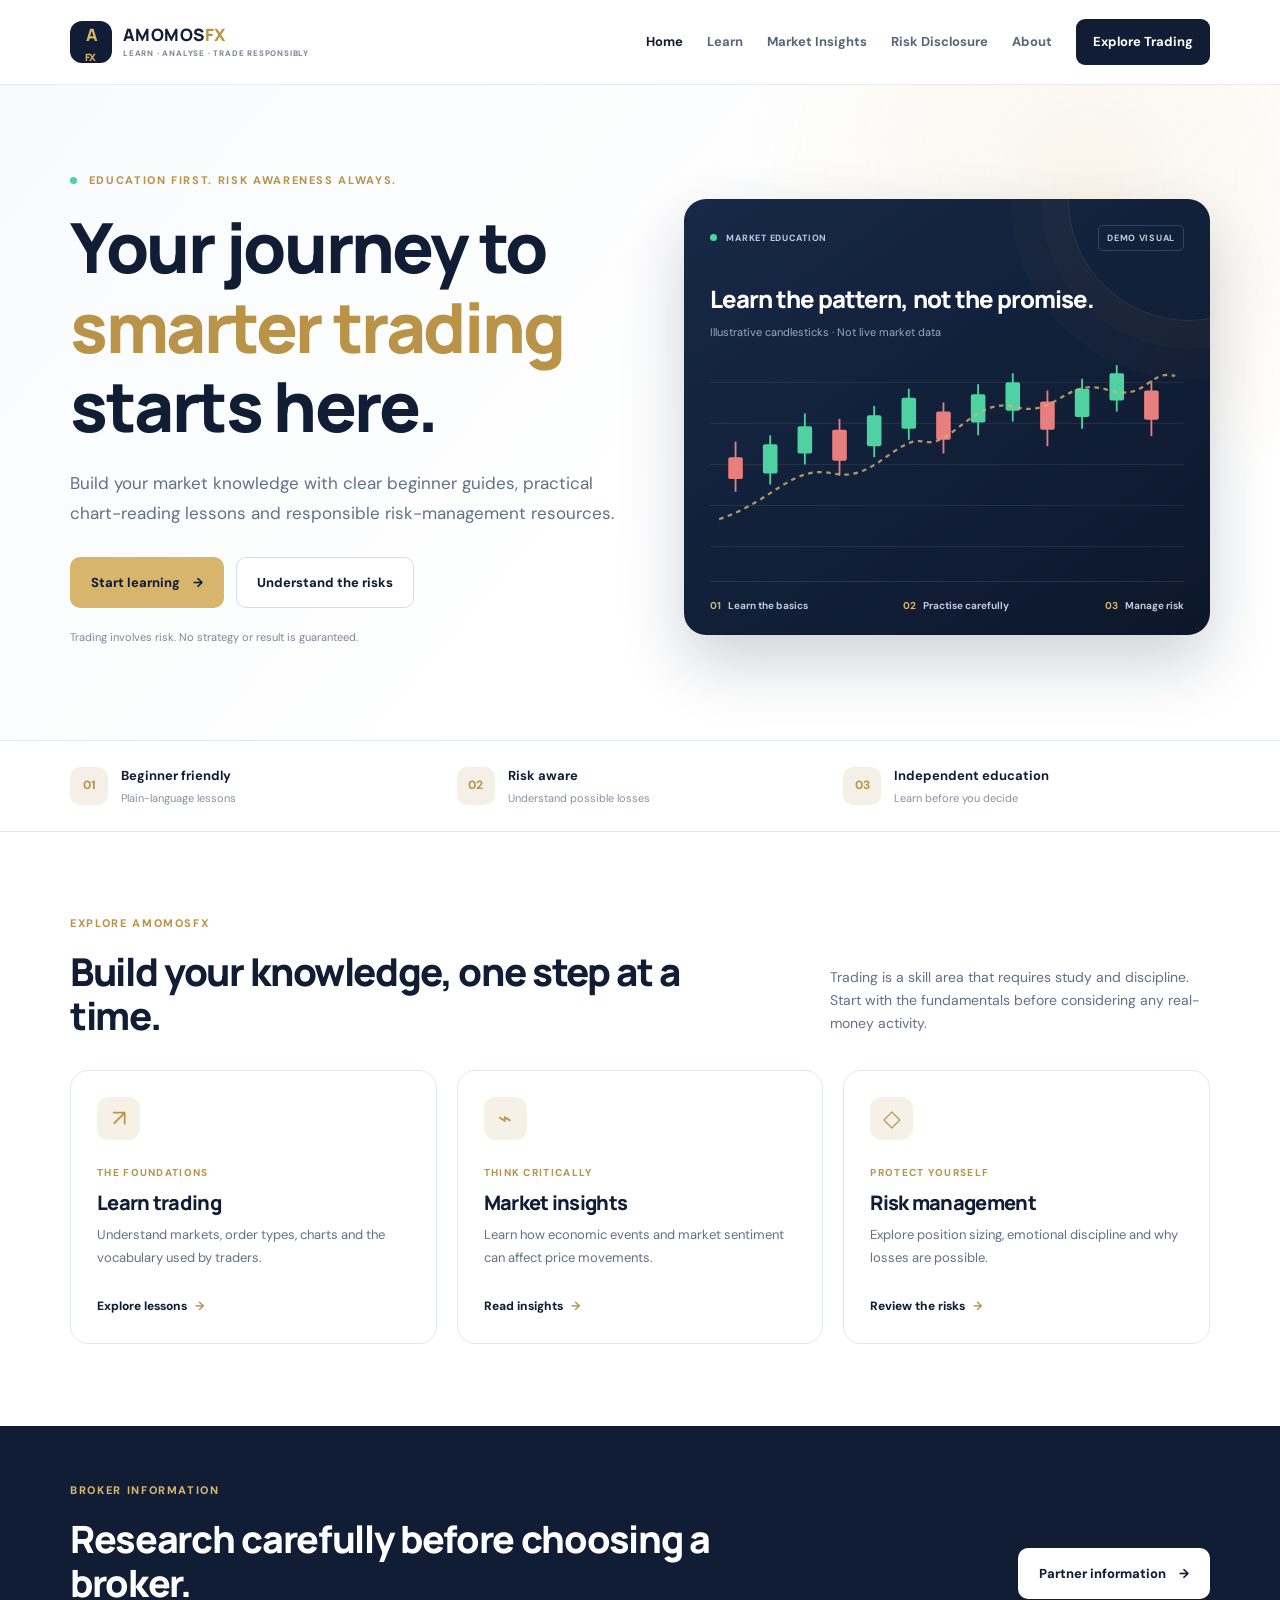
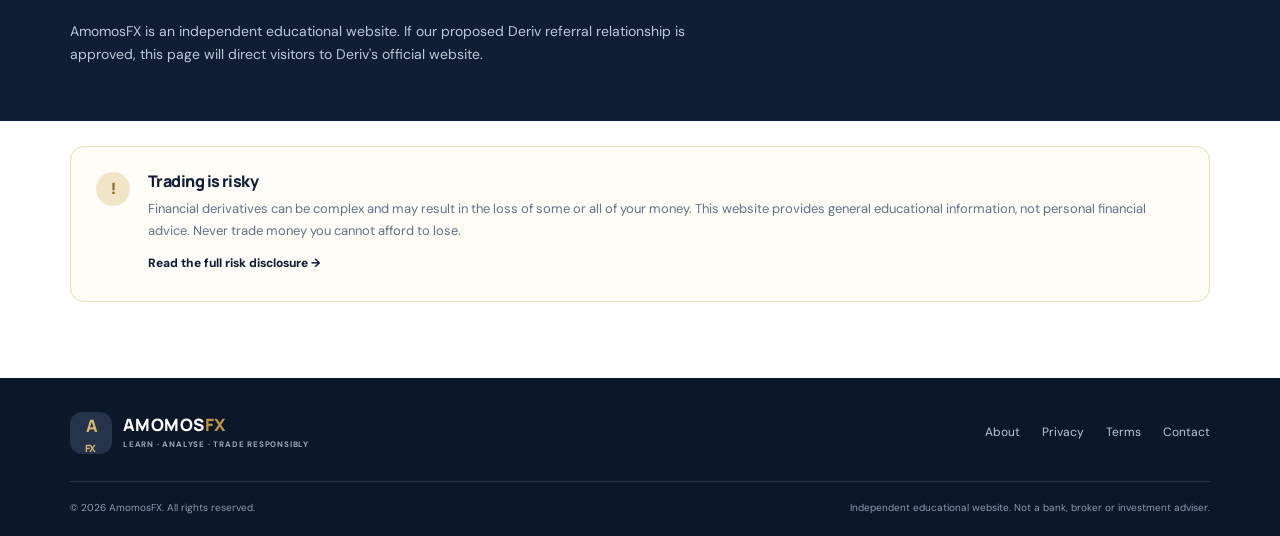
<file: index.html>
<!doctype html>
<html lang="en">
<head>
  <meta charset="utf-8">
  <meta name="viewport" content="width=device-width, initial-scale=1">
  <meta name="description" content="AmomosFX offers beginner-friendly trading education, market insights and responsible risk-management resources.">
  <title>AmomosFX — Learn. Analyse. Trade Responsibly.</title>
  <link rel="icon" href="assets/favicon.svg" type="image/svg+xml">
  <link rel="stylesheet" href="assets/style.css">
  <script src="assets/site.js" defer></script>
</head>
<body>
  <a class="skip-link" href="#main">Skip to content</a>
  <header class="site-header">
    <div class="container nav-wrap">
      <a class="brand" href="index.html" aria-label="AmomosFX home">
        <span class="brand-mark" aria-hidden="true">A<span>FX</span></span>
        <span class="brand-name">AMOMOS<span>FX</span><small>LEARN · ANALYSE · TRADE RESPONSIBLY</small></span>
      </a>
      <button class="menu-toggle" type="button" aria-expanded="false" aria-controls="primary-nav">Menu <span aria-hidden="true">☰</span></button>
      <nav id="primary-nav" class="primary-nav" aria-label="Main navigation">
        <a class="active" href="index.html">Home</a>
        <a href="learn.html">Learn</a>
        <a href="insights.html">Market Insights</a>
        <a href="risk-disclosure.html">Risk Disclosure</a>
        <a href="about.html">About</a>
        <a class="nav-cta" href="partner.html">Explore Trading</a>
      </nav>
    </div>
  </header>

  <main id="main">
    <section class="hero">
      <div class="container hero-grid">
        <div class="hero-copy">
          <p class="eyebrow"><span class="eyebrow-dot"></span> EDUCATION FIRST. RISK AWARENESS ALWAYS.</p>
          <h1>Your journey to <span>smarter trading</span> starts here.</h1>
          <p class="hero-lead">Build your market knowledge with clear beginner guides, practical chart-reading lessons and responsible risk-management resources.</p>
          <div class="hero-actions">
            <a class="button button-gold" href="learn.html">Start learning <span aria-hidden="true">→</span></a>
            <a class="button button-outline" href="risk-disclosure.html">Understand the risks</a>
          </div>
          <p class="micro-note">Trading involves risk. No strategy or result is guaranteed.</p>
        </div>
        <div class="hero-art" aria-label="Illustrative market chart">
          <div class="chart-top"><span><i class="live-dot"></i> MARKET EDUCATION</span><span class="chart-tag">DEMO VISUAL</span></div>
          <div class="chart-number">Learn the pattern, not the promise.</div>
          <div class="chart-sub">Illustrative candlesticks · Not live market data</div>
          <svg class="chart-svg" viewBox="0 0 520 230" role="img" aria-label="Decorative rising and falling candlestick chart illustration">
            <g class="grid-lines"><path d="M0 30H520M0 75H520M0 120H520M0 165H520M0 210H520"/></g>
            <g class="candles">
              <g class="candle down"><path d="M28 95V150"/><rect x="20" y="112" width="16" height="24" rx="2"/></g>
              <g class="candle up"><path d="M66 88V142"/><rect x="58" y="98" width="16" height="32" rx="2"/></g>
              <g class="candle up"><path d="M104 64V120"/><rect x="96" y="78" width="16" height="30" rx="2"/></g>
              <g class="candle down"><path d="M142 70V132"/><rect x="134" y="82" width="16" height="34" rx="2"/></g>
              <g class="candle up"><path d="M180 56V112"/><rect x="172" y="66" width="16" height="34" rx="2"/></g>
              <g class="candle up"><path d="M218 37V93"/><rect x="210" y="47" width="16" height="34" rx="2"/></g>
              <g class="candle down"><path d="M256 52V108"/><rect x="248" y="62" width="16" height="31" rx="2"/></g>
              <g class="candle up"><path d="M294 32V88"/><rect x="286" y="43" width="16" height="31" rx="2"/></g>
              <g class="candle up"><path d="M332 20V73"/><rect x="324" y="30" width="16" height="31" rx="2"/></g>
              <g class="candle down"><path d="M370 39V100"/><rect x="362" y="51" width="16" height="31" rx="2"/></g>
              <g class="candle up"><path d="M408 26V81"/><rect x="400" y="37" width="16" height="31" rx="2"/></g>
              <g class="candle up"><path d="M446 11V62"/><rect x="438" y="20" width="16" height="30" rx="2"/></g>
              <g class="candle down"><path d="M484 28V89"/><rect x="476" y="39" width="16" height="32" rx="2"/></g>
            </g>
            <path class="trend-line" d="M10 180 C70 160, 90 120, 135 130 S205 88, 235 95 S290 45, 335 57 S390 24, 435 38 S480 15, 510 23"/>
          </svg>
          <div class="chart-bottom"><span><b>01</b> Learn the basics</span><span><b>02</b> Practise carefully</span><span><b>03</b> Manage risk</span></div>
        </div>
      </div>
    </section>

    <section class="trust-strip">
      <div class="container trust-grid">
        <div><span class="trust-icon">01</span><span><b>Beginner friendly</b><small>Plain-language lessons</small></span></div>
        <div><span class="trust-icon">02</span><span><b>Risk aware</b><small>Understand possible losses</small></span></div>
        <div><span class="trust-icon">03</span><span><b>Independent education</b><small>Learn before you decide</small></span></div>
      </div>
    </section>

    <section class="section">
      <div class="container">
        <div class="section-heading"><div><p class="eyebrow">EXPLORE AMOMOSFX</p><h2>Build your knowledge, one step at a time.</h2></div><p>Trading is a skill area that requires study and discipline. Start with the fundamentals before considering any real-money activity.</p></div>
        <div class="card-grid">
          <a class="feature-card" href="learn.html"><span class="card-icon">↗</span><span class="card-kicker">THE FOUNDATIONS</span><h3>Learn trading</h3><p>Understand markets, order types, charts and the vocabulary used by traders.</p><span class="card-link">Explore lessons <b>→</b></span></a>
          <a class="feature-card" href="insights.html"><span class="card-icon">⌁</span><span class="card-kicker">THINK CRITICALLY</span><h3>Market insights</h3><p>Learn how economic events and market sentiment can affect price movements.</p><span class="card-link">Read insights <b>→</b></span></a>
          <a class="feature-card" href="risk-disclosure.html"><span class="card-icon">◇</span><span class="card-kicker">PROTECT YOURSELF</span><h3>Risk management</h3><p>Explore position sizing, emotional discipline and why losses are possible.</p><span class="card-link">Review the risks <b>→</b></span></a>
        </div>
      </div>
    </section>

    <section class="partner-banner">
      <div class="container partner-inner">
        <div><p class="eyebrow">BROKER INFORMATION</p><h2>Research carefully before choosing a broker.</h2><p>AmomosFX is an independent educational website. If our proposed Deriv referral relationship is approved, this page will direct visitors to Deriv's official website.</p></div>
        <a class="button button-light" href="partner.html">Partner information <span aria-hidden="true">→</span></a>
      </div>
    </section>

    <section class="section section-small">
      <div class="container disclaimer-card"><span class="disclaimer-symbol">!</span><div><h3>Trading is risky</h3><p>Financial derivatives can be complex and may result in the loss of some or all of your money. This website provides general educational information, not personal financial advice. Never trade money you cannot afford to lose.</p><a href="risk-disclosure.html" class="text-link">Read the full risk disclosure →</a></div></div>
    </section>
  </main>

  <footer class="site-footer">
    <div class="container footer-top">
      <a class="brand brand-footer" href="index.html"><span class="brand-mark">A<span>FX</span></span><span class="brand-name">AMOMOS<span>FX</span><small>LEARN · ANALYSE · TRADE RESPONSIBLY</small></span></a>
      <div class="footer-links"><a href="about.html">About</a><a href="privacy.html">Privacy</a><a href="terms.html">Terms</a><a href="contact.html">Contact</a></div>
    </div>
    <div class="container footer-bottom"><p>© <span data-year>2026</span> AmomosFX. All rights reserved.</p><p>Independent educational website. Not a bank, broker or investment adviser.</p></div>
  </footer>
</body>
</html>
</file>
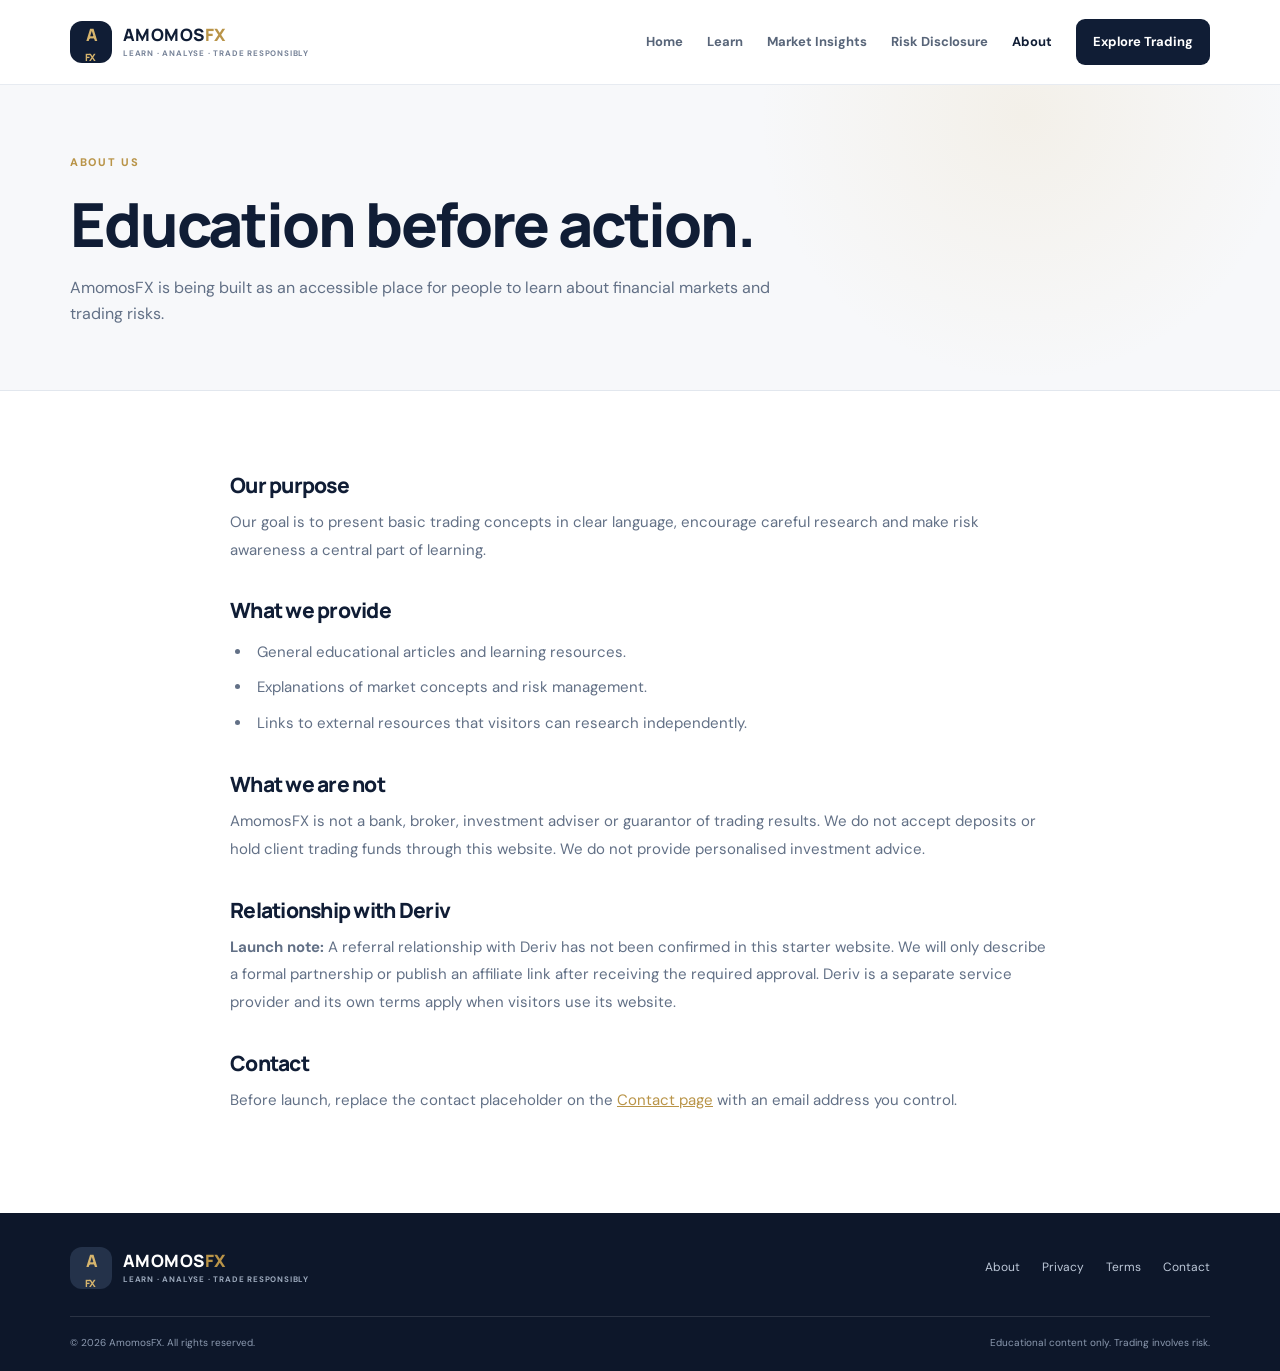
<file: about.html>
<!doctype html>
<html lang="en"><head><meta charset="utf-8"><meta name="viewport" content="width=device-width, initial-scale=1"><meta name="description" content="About AmomosFX, an independent trading education website."><title>About AmomosFX</title><link rel="icon" href="assets/favicon.svg" type="image/svg+xml"><link rel="stylesheet" href="assets/style.css"><script src="assets/site.js" defer></script></head>
<body><a class="skip-link" href="#main">Skip to content</a><header class="site-header"><div class="container nav-wrap"><a class="brand" href="index.html"><span class="brand-mark">A<span>FX</span></span><span class="brand-name">AMOMOS<span>FX</span><small>LEARN · ANALYSE · TRADE RESPONSIBLY</small></span></a><button class="menu-toggle" aria-expanded="false" aria-controls="primary-nav">Menu <span>☰</span></button><nav id="primary-nav" class="primary-nav" aria-label="Main navigation"><a href="index.html">Home</a><a href="learn.html">Learn</a><a href="insights.html">Market Insights</a><a href="risk-disclosure.html">Risk Disclosure</a><a class="active" href="about.html">About</a><a class="nav-cta" href="partner.html">Explore Trading</a></nav></div></header>
<main id="main"><section class="page-hero"><div class="container"><p class="eyebrow">ABOUT US</p><h1>Education before action.</h1><p>AmomosFX is being built as an accessible place for people to learn about financial markets and trading risks.</p></div></section><section class="section"><div class="container legal-content"><h2>Our purpose</h2><p>Our goal is to present basic trading concepts in clear language, encourage careful research and make risk awareness a central part of learning.</p><h2>What we provide</h2><ul><li>General educational articles and learning resources.</li><li>Explanations of market concepts and risk management.</li><li>Links to external resources that visitors can research independently.</li></ul><h2>What we are not</h2><p>AmomosFX is not a bank, broker, investment adviser or guarantor of trading results. We do not accept deposits or hold client trading funds through this website. We do not provide personalised investment advice.</p><h2>Relationship with Deriv</h2><p><strong>Launch note:</strong> A referral relationship with Deriv has not been confirmed in this starter website. We will only describe a formal partnership or publish an affiliate link after receiving the required approval. Deriv is a separate service provider and its own terms apply when visitors use its website.</p><h2>Contact</h2><p>Before launch, replace the contact placeholder on the <a href="contact.html">Contact page</a> with an email address you control.</p></div></section></main><footer class="site-footer"><div class="container footer-top"><a class="brand brand-footer" href="index.html"><span class="brand-mark">A<span>FX</span></span><span class="brand-name">AMOMOS<span>FX</span><small>LEARN · ANALYSE · TRADE RESPONSIBLY</small></span></a><div class="footer-links"><a href="about.html">About</a><a href="privacy.html">Privacy</a><a href="terms.html">Terms</a><a href="contact.html">Contact</a></div></div><div class="container footer-bottom"><p>© <span data-year>2026</span> AmomosFX. All rights reserved.</p><p>Educational content only. Trading involves risk.</p></div></footer></body></html>
</file>
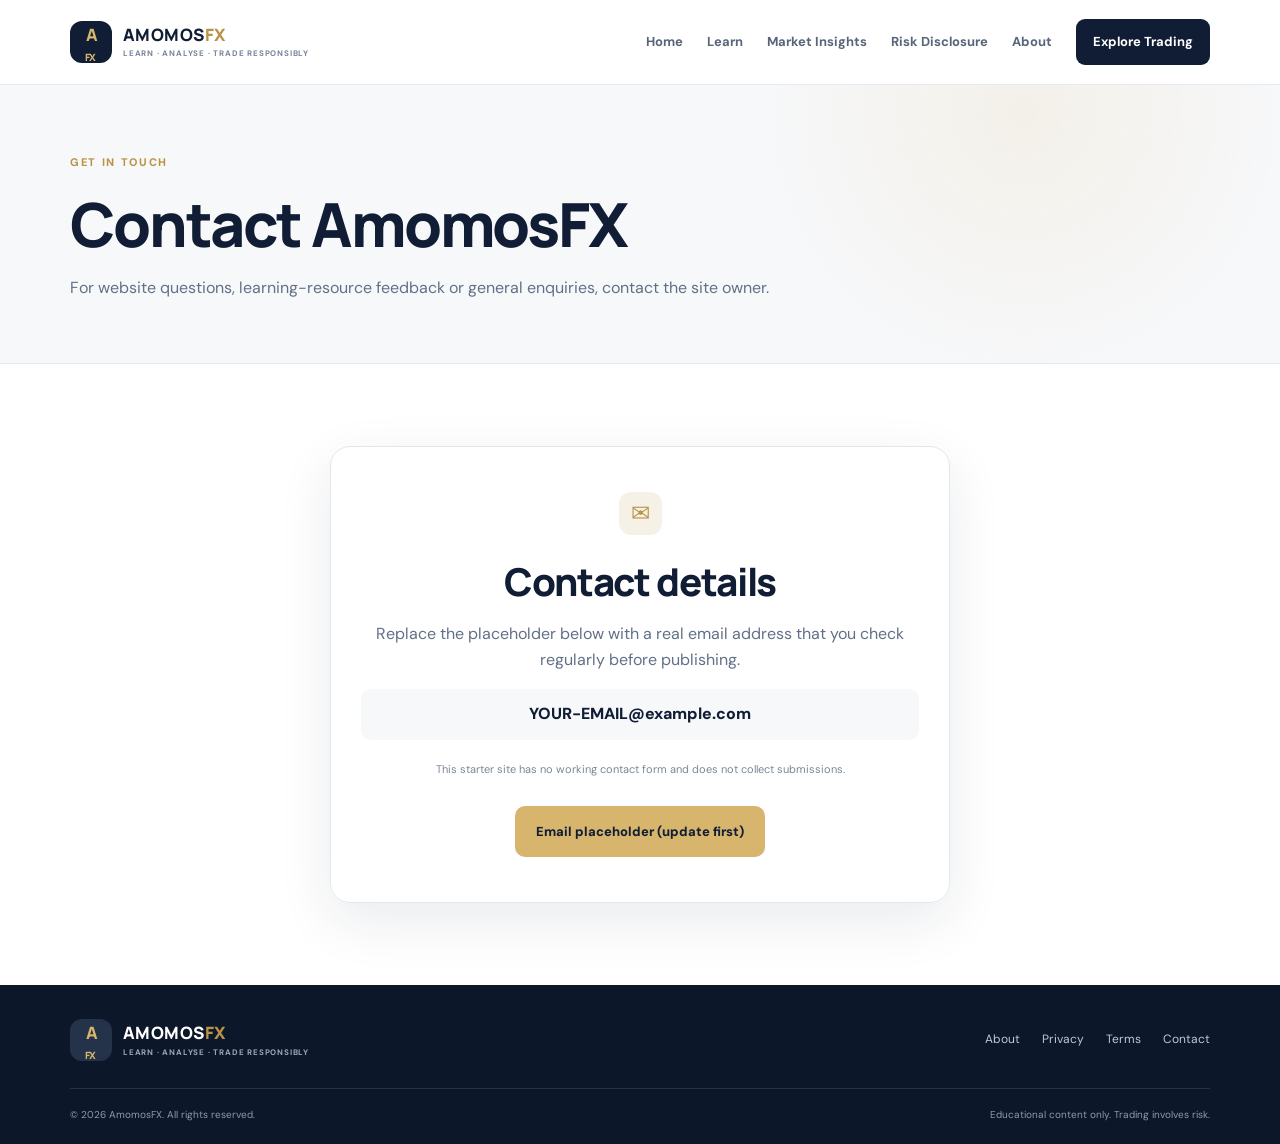
<file: contact.html>
<!doctype html>
<html lang="en"><head><meta charset="utf-8"><meta name="viewport" content="width=device-width, initial-scale=1"><meta name="description" content="Contact AmomosFX."><title>Contact — AmomosFX</title><link rel="icon" href="assets/favicon.svg" type="image/svg+xml"><link rel="stylesheet" href="assets/style.css"><script src="assets/site.js" defer></script></head>
<body><a class="skip-link" href="#main">Skip to content</a><header class="site-header"><div class="container nav-wrap"><a class="brand" href="index.html"><span class="brand-mark">A<span>FX</span></span><span class="brand-name">AMOMOS<span>FX</span><small>LEARN · ANALYSE · TRADE RESPONSIBLY</small></span></a><button class="menu-toggle" aria-expanded="false" aria-controls="primary-nav">Menu <span>☰</span></button><nav id="primary-nav" class="primary-nav" aria-label="Main navigation"><a href="index.html">Home</a><a href="learn.html">Learn</a><a href="insights.html">Market Insights</a><a href="risk-disclosure.html">Risk Disclosure</a><a href="about.html">About</a><a class="nav-cta" href="partner.html">Explore Trading</a></nav></div></header>
<main id="main"><section class="page-hero"><div class="container"><p class="eyebrow">GET IN TOUCH</p><h1>Contact AmomosFX</h1><p>For website questions, learning-resource feedback or general enquiries, contact the site owner.</p></div></section><section class="section"><div class="container contact-panel"><span class="card-icon">✉</span><h2>Contact details</h2><p>Replace the placeholder below with a real email address that you check regularly before publishing.</p><p class="email-placeholder">YOUR-EMAIL@example.com</p><p class="micro-note">This starter site has no working contact form and does not collect submissions.</p><a class="button button-gold" href="mailto:YOUR-EMAIL@example.com">Email placeholder (update first)</a></div></section></main><footer class="site-footer"><div class="container footer-top"><a class="brand brand-footer" href="index.html"><span class="brand-mark">A<span>FX</span></span><span class="brand-name">AMOMOS<span>FX</span><small>LEARN · ANALYSE · TRADE RESPONSIBLY</small></span></a><div class="footer-links"><a href="about.html">About</a><a href="privacy.html">Privacy</a><a href="terms.html">Terms</a><a href="contact.html">Contact</a></div></div><div class="container footer-bottom"><p>© <span data-year>2026</span> AmomosFX. All rights reserved.</p><p>Educational content only. Trading involves risk.</p></div></footer></body></html>
</file>
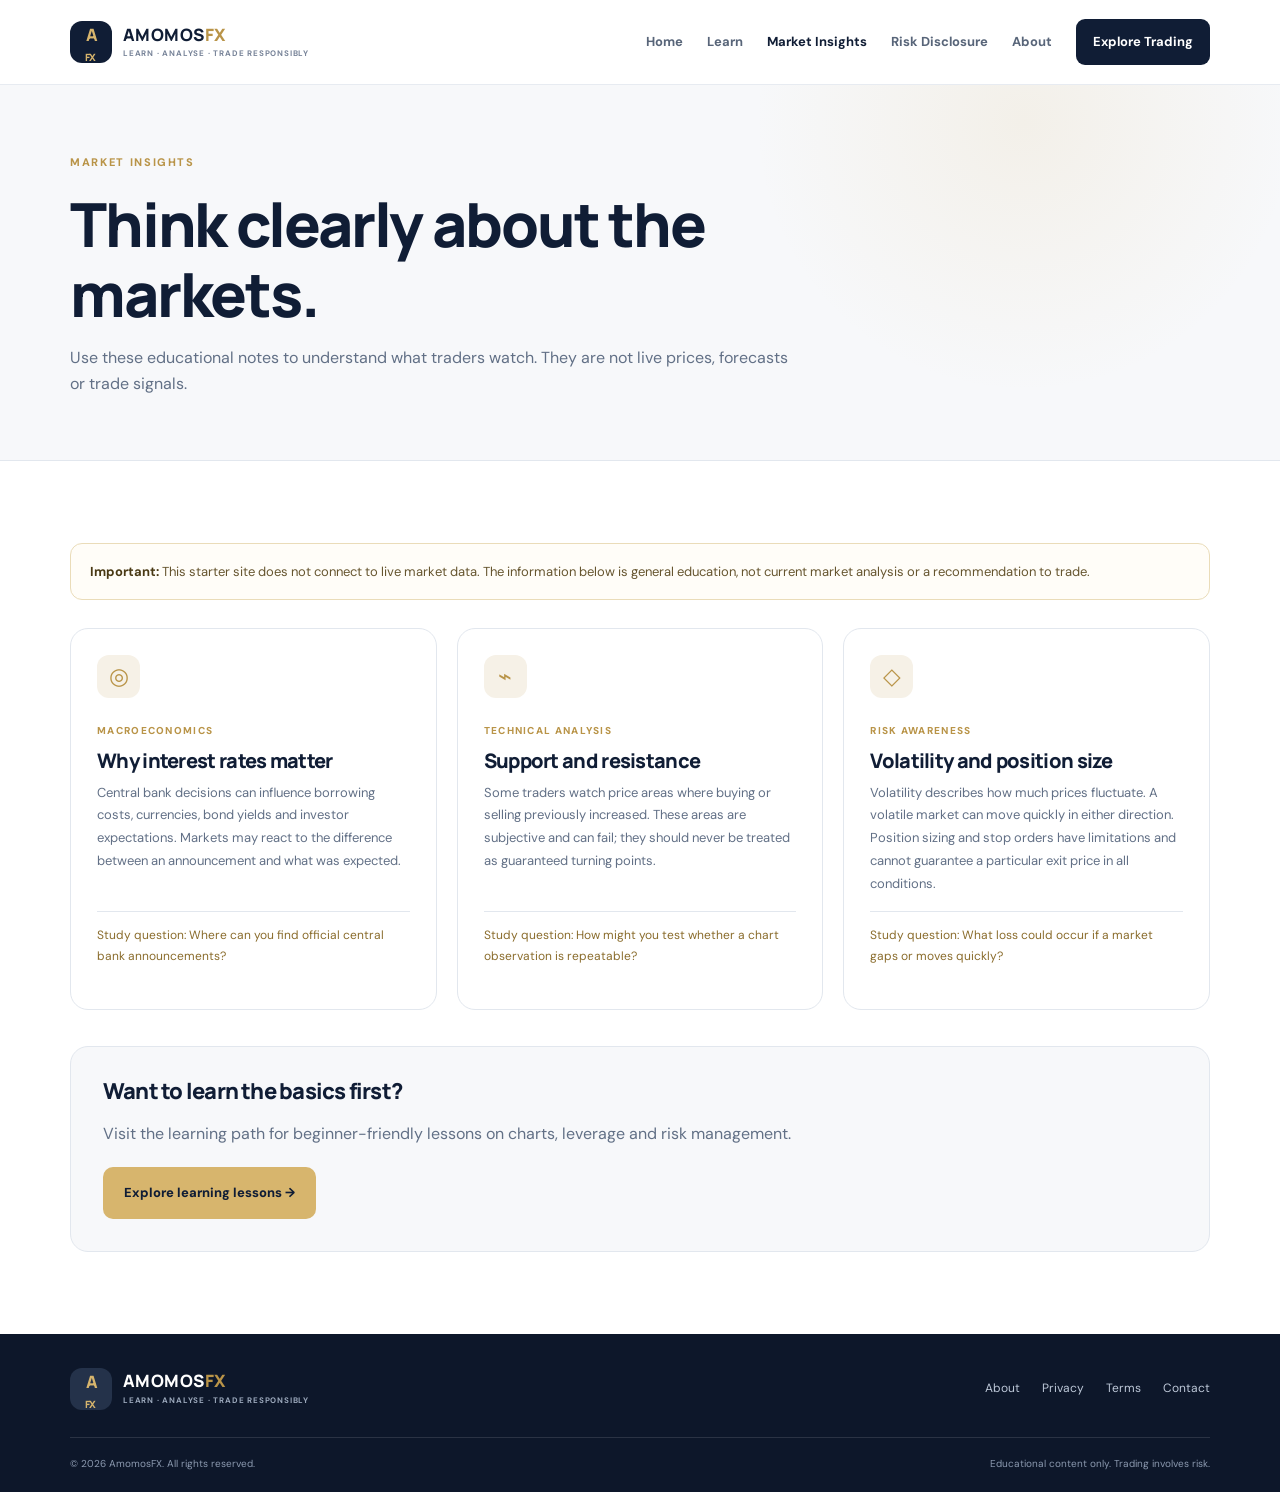
<file: insights.html>
<!doctype html>
<html lang="en"><head><meta charset="utf-8"><meta name="viewport" content="width=device-width, initial-scale=1"><meta name="description" content="Educational market insights and analysis concepts from AmomosFX."><title>Market Insights — AmomosFX</title><link rel="icon" href="assets/favicon.svg" type="image/svg+xml"><link rel="stylesheet" href="assets/style.css"><script src="assets/site.js" defer></script></head>
<body><a class="skip-link" href="#main">Skip to content</a><header class="site-header"><div class="container nav-wrap"><a class="brand" href="index.html"><span class="brand-mark">A<span>FX</span></span><span class="brand-name">AMOMOS<span>FX</span><small>LEARN · ANALYSE · TRADE RESPONSIBLY</small></span></a><button class="menu-toggle" aria-expanded="false" aria-controls="primary-nav">Menu <span>☰</span></button><nav id="primary-nav" class="primary-nav" aria-label="Main navigation"><a href="index.html">Home</a><a href="learn.html">Learn</a><a class="active" href="insights.html">Market Insights</a><a href="risk-disclosure.html">Risk Disclosure</a><a href="about.html">About</a><a class="nav-cta" href="partner.html">Explore Trading</a></nav></div></header>
<main id="main"><section class="page-hero"><div class="container"><p class="eyebrow">MARKET INSIGHTS</p><h1>Think clearly about the markets.</h1><p>Use these educational notes to understand what traders watch. They are not live prices, forecasts or trade signals.</p></div></section>
<section class="section"><div class="container"><div class="notice"><strong>Important:</strong> This starter site does not connect to live market data. The information below is general education, not current market analysis or a recommendation to trade.</div><div class="card-grid insights-grid">
<article class="feature-card"><span class="card-icon">◎</span><span class="card-kicker">MACROECONOMICS</span><h3>Why interest rates matter</h3><p>Central bank decisions can influence borrowing costs, currencies, bond yields and investor expectations. Markets may react to the difference between an announcement and what was expected.</p><p class="article-note">Study question: Where can you find official central bank announcements?</p></article>
<article class="feature-card"><span class="card-icon">⌁</span><span class="card-kicker">TECHNICAL ANALYSIS</span><h3>Support and resistance</h3><p>Some traders watch price areas where buying or selling previously increased. These areas are subjective and can fail; they should never be treated as guaranteed turning points.</p><p class="article-note">Study question: How might you test whether a chart observation is repeatable?</p></article>
<article class="feature-card"><span class="card-icon">◇</span><span class="card-kicker">RISK AWARENESS</span><h3>Volatility and position size</h3><p>Volatility describes how much prices fluctuate. A volatile market can move quickly in either direction. Position sizing and stop orders have limitations and cannot guarantee a particular exit price in all conditions.</p><p class="article-note">Study question: What loss could occur if a market gaps or moves quickly?</p></article>
</div><div class="callout"><h3>Want to learn the basics first?</h3><p>Visit the learning path for beginner-friendly lessons on charts, leverage and risk management.</p><a class="button button-gold" href="learn.html">Explore learning lessons →</a></div></div></section></main>
<footer class="site-footer"><div class="container footer-top"><a class="brand brand-footer" href="index.html"><span class="brand-mark">A<span>FX</span></span><span class="brand-name">AMOMOS<span>FX</span><small>LEARN · ANALYSE · TRADE RESPONSIBLY</small></span></a><div class="footer-links"><a href="about.html">About</a><a href="privacy.html">Privacy</a><a href="terms.html">Terms</a><a href="contact.html">Contact</a></div></div><div class="container footer-bottom"><p>© <span data-year>2026</span> AmomosFX. All rights reserved.</p><p>Educational content only. Trading involves risk.</p></div></footer></body></html>
</file>
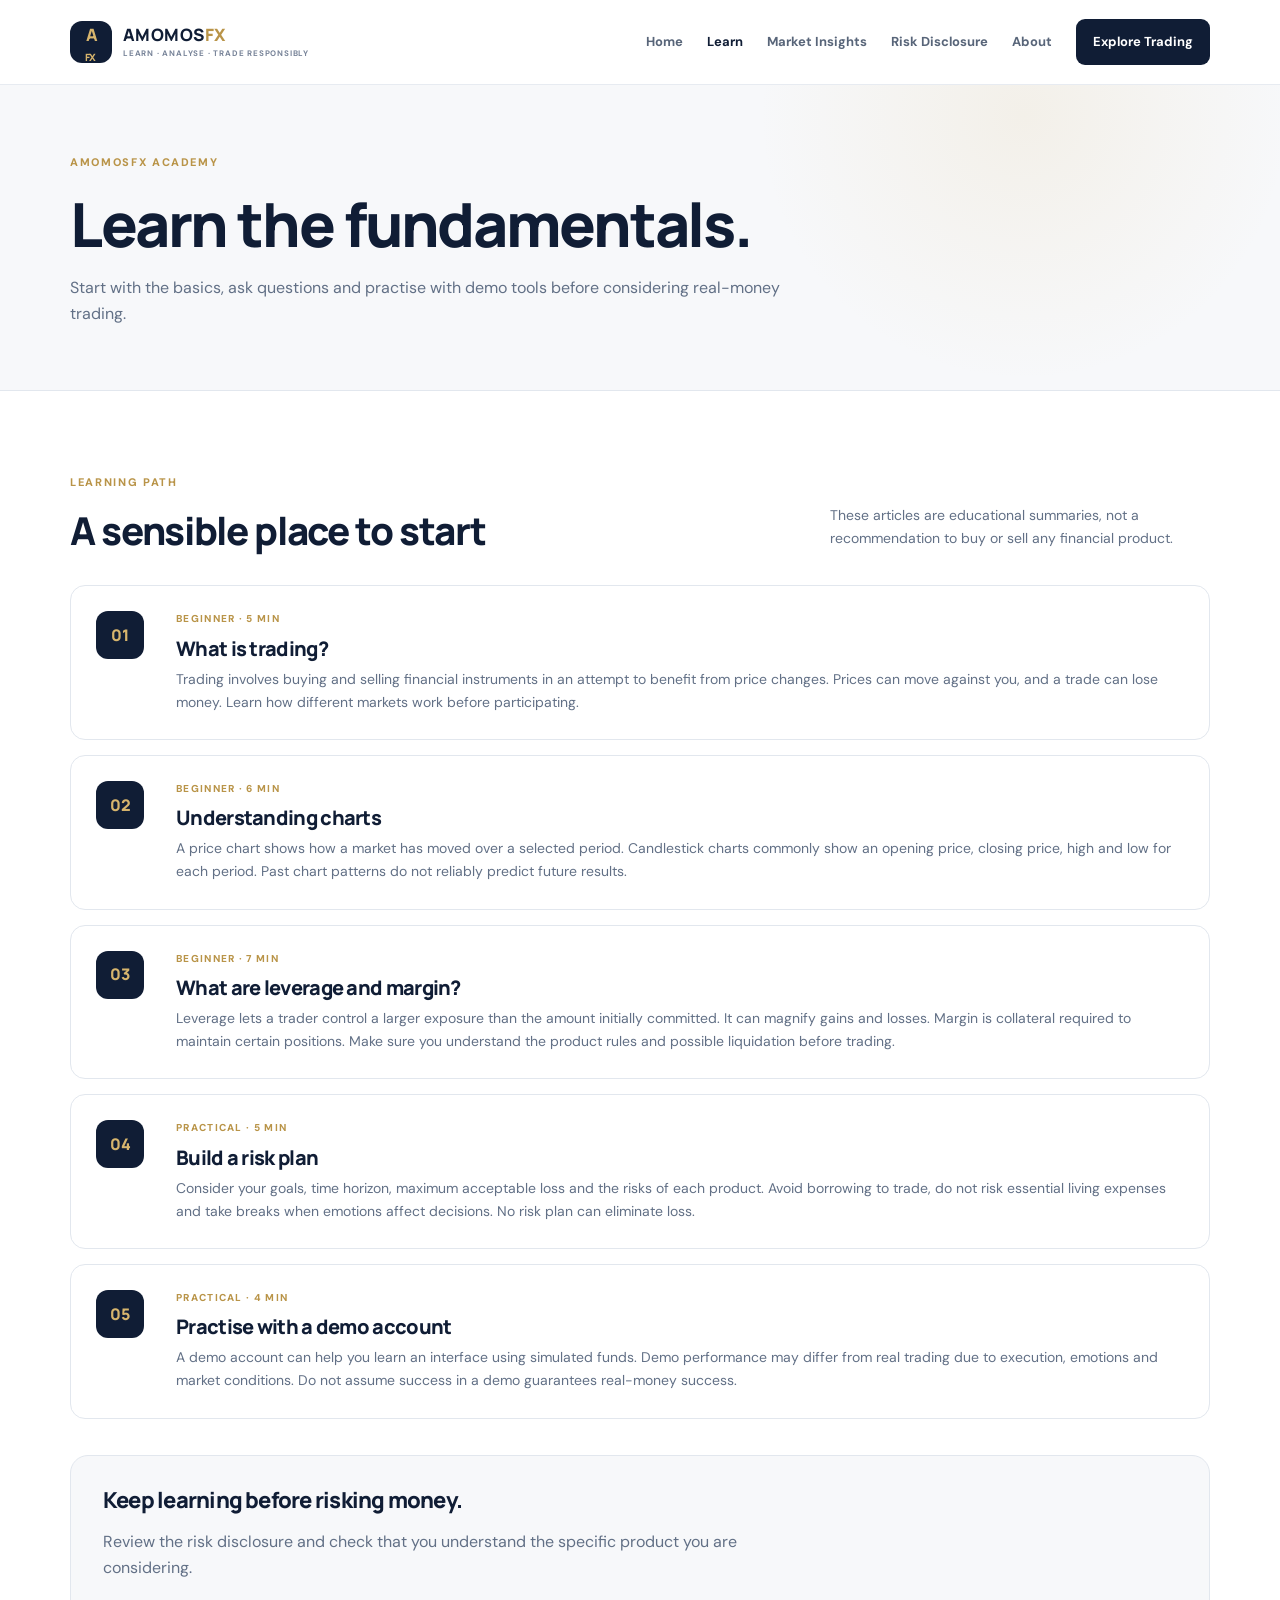
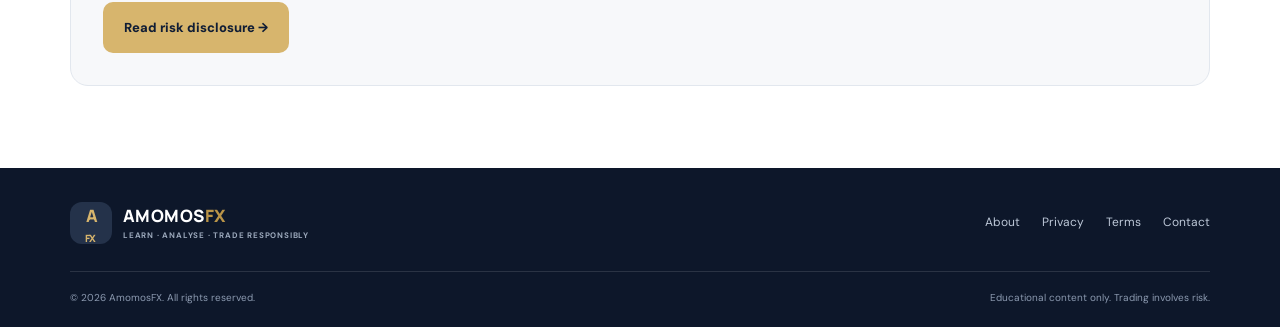
<file: learn.html>
<!doctype html>
<html lang="en"><head><meta charset="utf-8"><meta name="viewport" content="width=device-width, initial-scale=1"><meta name="description" content="Beginner-friendly trading education from AmomosFX."><title>Learn Trading — AmomosFX</title><link rel="icon" href="assets/favicon.svg" type="image/svg+xml"><link rel="stylesheet" href="assets/style.css"><script src="assets/site.js" defer></script></head>
<body><a class="skip-link" href="#main">Skip to content</a><header class="site-header"><div class="container nav-wrap"><a class="brand" href="index.html"><span class="brand-mark">A<span>FX</span></span><span class="brand-name">AMOMOS<span>FX</span><small>LEARN · ANALYSE · TRADE RESPONSIBLY</small></span></a><button class="menu-toggle" aria-expanded="false" aria-controls="primary-nav">Menu <span>☰</span></button><nav id="primary-nav" class="primary-nav" aria-label="Main navigation"><a href="index.html">Home</a><a class="active" href="learn.html">Learn</a><a href="insights.html">Market Insights</a><a href="risk-disclosure.html">Risk Disclosure</a><a href="about.html">About</a><a class="nav-cta" href="partner.html">Explore Trading</a></nav></div></header>
<main id="main"><section class="page-hero"><div class="container"><p class="eyebrow">AMOMOSFX ACADEMY</p><h1>Learn the fundamentals.</h1><p>Start with the basics, ask questions and practise with demo tools before considering real-money trading.</p></div></section>
<section class="section"><div class="container"><div class="section-heading"><div><p class="eyebrow">LEARNING PATH</p><h2>A sensible place to start</h2></div><p>These articles are educational summaries, not a recommendation to buy or sell any financial product.</p></div>
<div class="lesson-list">
<article class="lesson"><div class="lesson-num">01</div><div><p class="card-kicker">BEGINNER · 5 MIN</p><h3>What is trading?</h3><p>Trading involves buying and selling financial instruments in an attempt to benefit from price changes. Prices can move against you, and a trade can lose money. Learn how different markets work before participating.</p></div></article>
<article class="lesson"><div class="lesson-num">02</div><div><p class="card-kicker">BEGINNER · 6 MIN</p><h3>Understanding charts</h3><p>A price chart shows how a market has moved over a selected period. Candlestick charts commonly show an opening price, closing price, high and low for each period. Past chart patterns do not reliably predict future results.</p></div></article>
<article class="lesson"><div class="lesson-num">03</div><div><p class="card-kicker">BEGINNER · 7 MIN</p><h3>What are leverage and margin?</h3><p>Leverage lets a trader control a larger exposure than the amount initially committed. It can magnify gains and losses. Margin is collateral required to maintain certain positions. Make sure you understand the product rules and possible liquidation before trading.</p></div></article>
<article class="lesson"><div class="lesson-num">04</div><div><p class="card-kicker">PRACTICAL · 5 MIN</p><h3>Build a risk plan</h3><p>Consider your goals, time horizon, maximum acceptable loss and the risks of each product. Avoid borrowing to trade, do not risk essential living expenses and take breaks when emotions affect decisions. No risk plan can eliminate loss.</p></div></article>
<article class="lesson"><div class="lesson-num">05</div><div><p class="card-kicker">PRACTICAL · 4 MIN</p><h3>Practise with a demo account</h3><p>A demo account can help you learn an interface using simulated funds. Demo performance may differ from real trading due to execution, emotions and market conditions. Do not assume success in a demo guarantees real-money success.</p></div></article>
</div><div class="callout"><h3>Keep learning before risking money.</h3><p>Review the risk disclosure and check that you understand the specific product you are considering.</p><a class="button button-gold" href="risk-disclosure.html">Read risk disclosure →</a></div></div></section></main>
<footer class="site-footer"><div class="container footer-top"><a class="brand brand-footer" href="index.html"><span class="brand-mark">A<span>FX</span></span><span class="brand-name">AMOMOS<span>FX</span><small>LEARN · ANALYSE · TRADE RESPONSIBLY</small></span></a><div class="footer-links"><a href="about.html">About</a><a href="privacy.html">Privacy</a><a href="terms.html">Terms</a><a href="contact.html">Contact</a></div></div><div class="container footer-bottom"><p>© <span data-year>2026</span> AmomosFX. All rights reserved.</p><p>Educational content only. Trading involves risk.</p></div></footer></body></html>
</file>
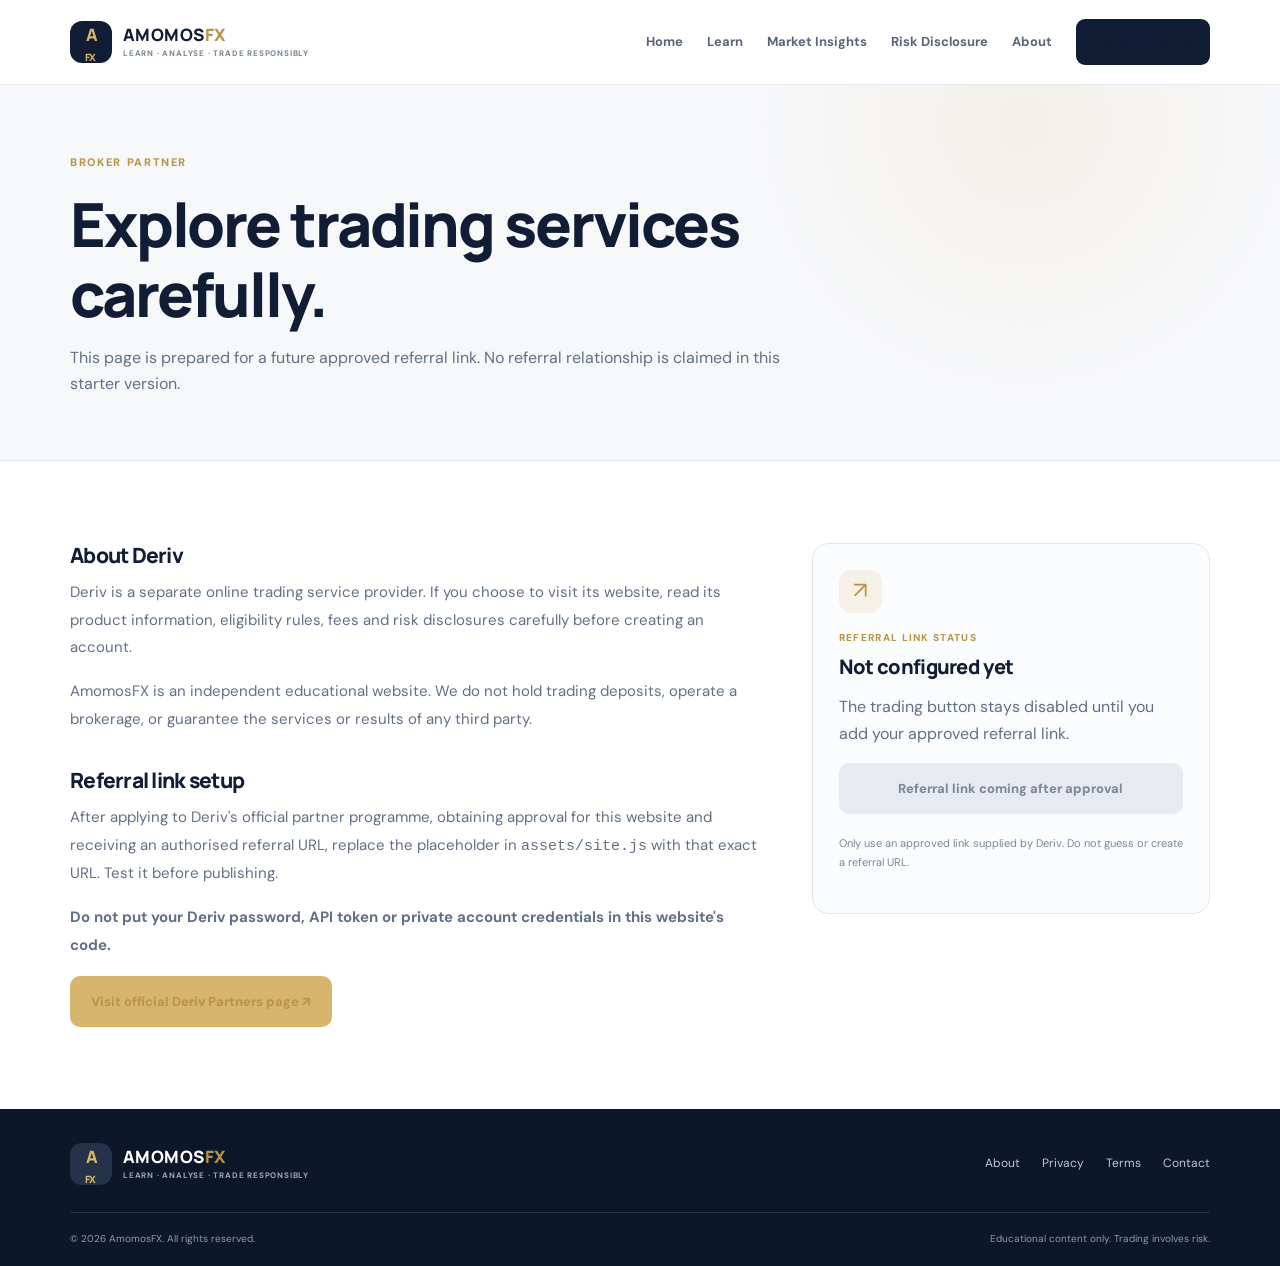
<file: partner.html>
<!doctype html>
<html lang="en"><head><meta charset="utf-8"><meta name="viewport" content="width=device-width, initial-scale=1"><meta name="description" content="Information about AmomosFX's proposed broker referral link."><title>Explore Trading — AmomosFX</title><link rel="icon" href="assets/favicon.svg" type="image/svg+xml"><link rel="stylesheet" href="assets/style.css"><script src="assets/site.js" defer></script></head>
<body><a class="skip-link" href="#main">Skip to content</a><header class="site-header"><div class="container nav-wrap"><a class="brand" href="index.html"><span class="brand-mark">A<span>FX</span></span><span class="brand-name">AMOMOS<span>FX</span><small>LEARN · ANALYSE · TRADE RESPONSIBLY</small></span></a><button class="menu-toggle" aria-expanded="false" aria-controls="primary-nav">Menu <span>☰</span></button><nav id="primary-nav" class="primary-nav" aria-label="Main navigation"><a href="index.html">Home</a><a href="learn.html">Learn</a><a href="insights.html">Market Insights</a><a href="risk-disclosure.html">Risk Disclosure</a><a href="about.html">About</a><a class="nav-cta active" href="partner.html">Explore Trading</a></nav></div></header>
<main id="main"><section class="page-hero"><div class="container"><p class="eyebrow">BROKER PARTNER</p><h1>Explore trading services carefully.</h1><p>This page is prepared for a future approved referral link. No referral relationship is claimed in this starter version.</p></div></section><section class="section"><div class="container partner-page-grid"><div class="legal-content"><h2>About Deriv</h2><p>Deriv is a separate online trading service provider. If you choose to visit its website, read its product information, eligibility rules, fees and risk disclosures carefully before creating an account.</p><p>AmomosFX is an independent educational website. We do not hold trading deposits, operate a brokerage, or guarantee the services or results of any third party.</p><h2>Referral link setup</h2><p>After applying to Deriv's official partner programme, obtaining approval for this website and receiving an authorised referral URL, replace the placeholder in <code>assets/site.js</code> with that exact URL. Test it before publishing.</p><p><strong>Do not put your Deriv password, API token or private account credentials in this website's code.</strong></p><a class="button button-gold" href="https://deriv.com/partners/" target="_blank" rel="noopener noreferrer">Visit official Deriv Partners page ↗</a></div><aside class="partner-side"><span class="card-icon">↗</span><p class="card-kicker">REFERRAL LINK STATUS</p><h3>Not configured yet</h3><p>The trading button stays disabled until you add your approved referral link.</p><a class="button button-disabled" href="#" aria-disabled="true" tabindex="-1">Referral link coming after approval</a><p class="micro-note">Only use an approved link supplied by Deriv. Do not guess or create a referral URL.</p></aside></div></section></main><footer class="site-footer"><div class="container footer-top"><a class="brand brand-footer" href="index.html"><span class="brand-mark">A<span>FX</span></span><span class="brand-name">AMOMOS<span>FX</span><small>LEARN · ANALYSE · TRADE RESPONSIBLY</small></span></a><div class="footer-links"><a href="about.html">About</a><a href="privacy.html">Privacy</a><a href="terms.html">Terms</a><a href="contact.html">Contact</a></div></div><div class="container footer-bottom"><p>© <span data-year>2026</span> AmomosFX. All rights reserved.</p><p>Educational content only. Trading involves risk.</p></div></footer></body></html>
</file>
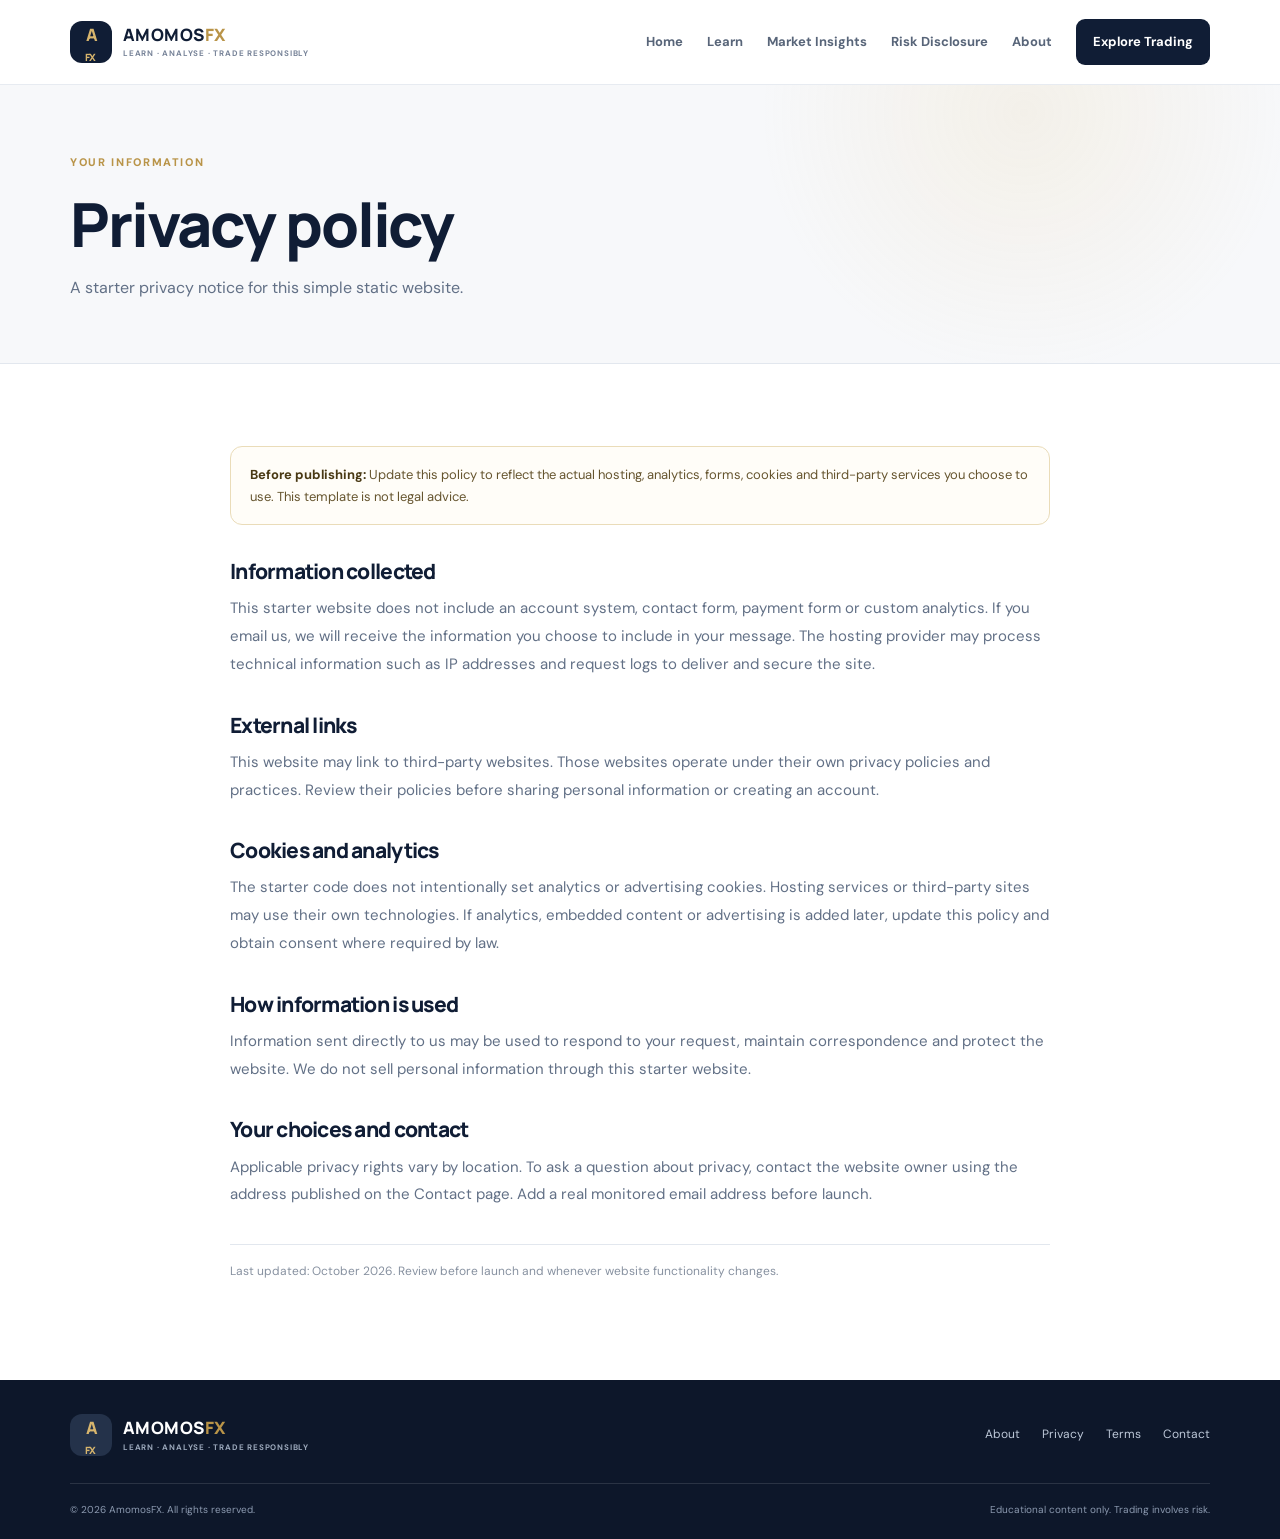
<file: privacy.html>
<!doctype html>
<html lang="en"><head><meta charset="utf-8"><meta name="viewport" content="width=device-width, initial-scale=1"><meta name="description" content="AmomosFX privacy information."><title>Privacy Policy — AmomosFX</title><link rel="icon" href="assets/favicon.svg" type="image/svg+xml"><link rel="stylesheet" href="assets/style.css"><script src="assets/site.js" defer></script></head>
<body><a class="skip-link" href="#main">Skip to content</a><header class="site-header"><div class="container nav-wrap"><a class="brand" href="index.html"><span class="brand-mark">A<span>FX</span></span><span class="brand-name">AMOMOS<span>FX</span><small>LEARN · ANALYSE · TRADE RESPONSIBLY</small></span></a><button class="menu-toggle" aria-expanded="false" aria-controls="primary-nav">Menu <span>☰</span></button><nav id="primary-nav" class="primary-nav" aria-label="Main navigation"><a href="index.html">Home</a><a href="learn.html">Learn</a><a href="insights.html">Market Insights</a><a href="risk-disclosure.html">Risk Disclosure</a><a href="about.html">About</a><a class="nav-cta" href="partner.html">Explore Trading</a></nav></div></header>
<main id="main"><section class="page-hero"><div class="container"><p class="eyebrow">YOUR INFORMATION</p><h1>Privacy policy</h1><p>A starter privacy notice for this simple static website.</p></div></section><section class="section"><div class="container legal-content"><div class="notice"><strong>Before publishing:</strong> Update this policy to reflect the actual hosting, analytics, forms, cookies and third-party services you choose to use. This template is not legal advice.</div><h2>Information collected</h2><p>This starter website does not include an account system, contact form, payment form or custom analytics. If you email us, we will receive the information you choose to include in your message. The hosting provider may process technical information such as IP addresses and request logs to deliver and secure the site.</p><h2>External links</h2><p>This website may link to third-party websites. Those websites operate under their own privacy policies and practices. Review their policies before sharing personal information or creating an account.</p><h2>Cookies and analytics</h2><p>The starter code does not intentionally set analytics or advertising cookies. Hosting services or third-party sites may use their own technologies. If analytics, embedded content or advertising is added later, update this policy and obtain consent where required by law.</p><h2>How information is used</h2><p>Information sent directly to us may be used to respond to your request, maintain correspondence and protect the website. We do not sell personal information through this starter website.</p><h2>Your choices and contact</h2><p>Applicable privacy rights vary by location. To ask a question about privacy, contact the website owner using the address published on the Contact page. Add a real monitored email address before launch.</p><p class="updated">Last updated: October 2026. Review before launch and whenever website functionality changes.</p></div></section></main><footer class="site-footer"><div class="container footer-top"><a class="brand brand-footer" href="index.html"><span class="brand-mark">A<span>FX</span></span><span class="brand-name">AMOMOS<span>FX</span><small>LEARN · ANALYSE · TRADE RESPONSIBLY</small></span></a><div class="footer-links"><a href="about.html">About</a><a href="privacy.html">Privacy</a><a href="terms.html">Terms</a><a href="contact.html">Contact</a></div></div><div class="container footer-bottom"><p>© <span data-year>2026</span> AmomosFX. All rights reserved.</p><p>Educational content only. Trading involves risk.</p></div></footer></body></html>
</file>
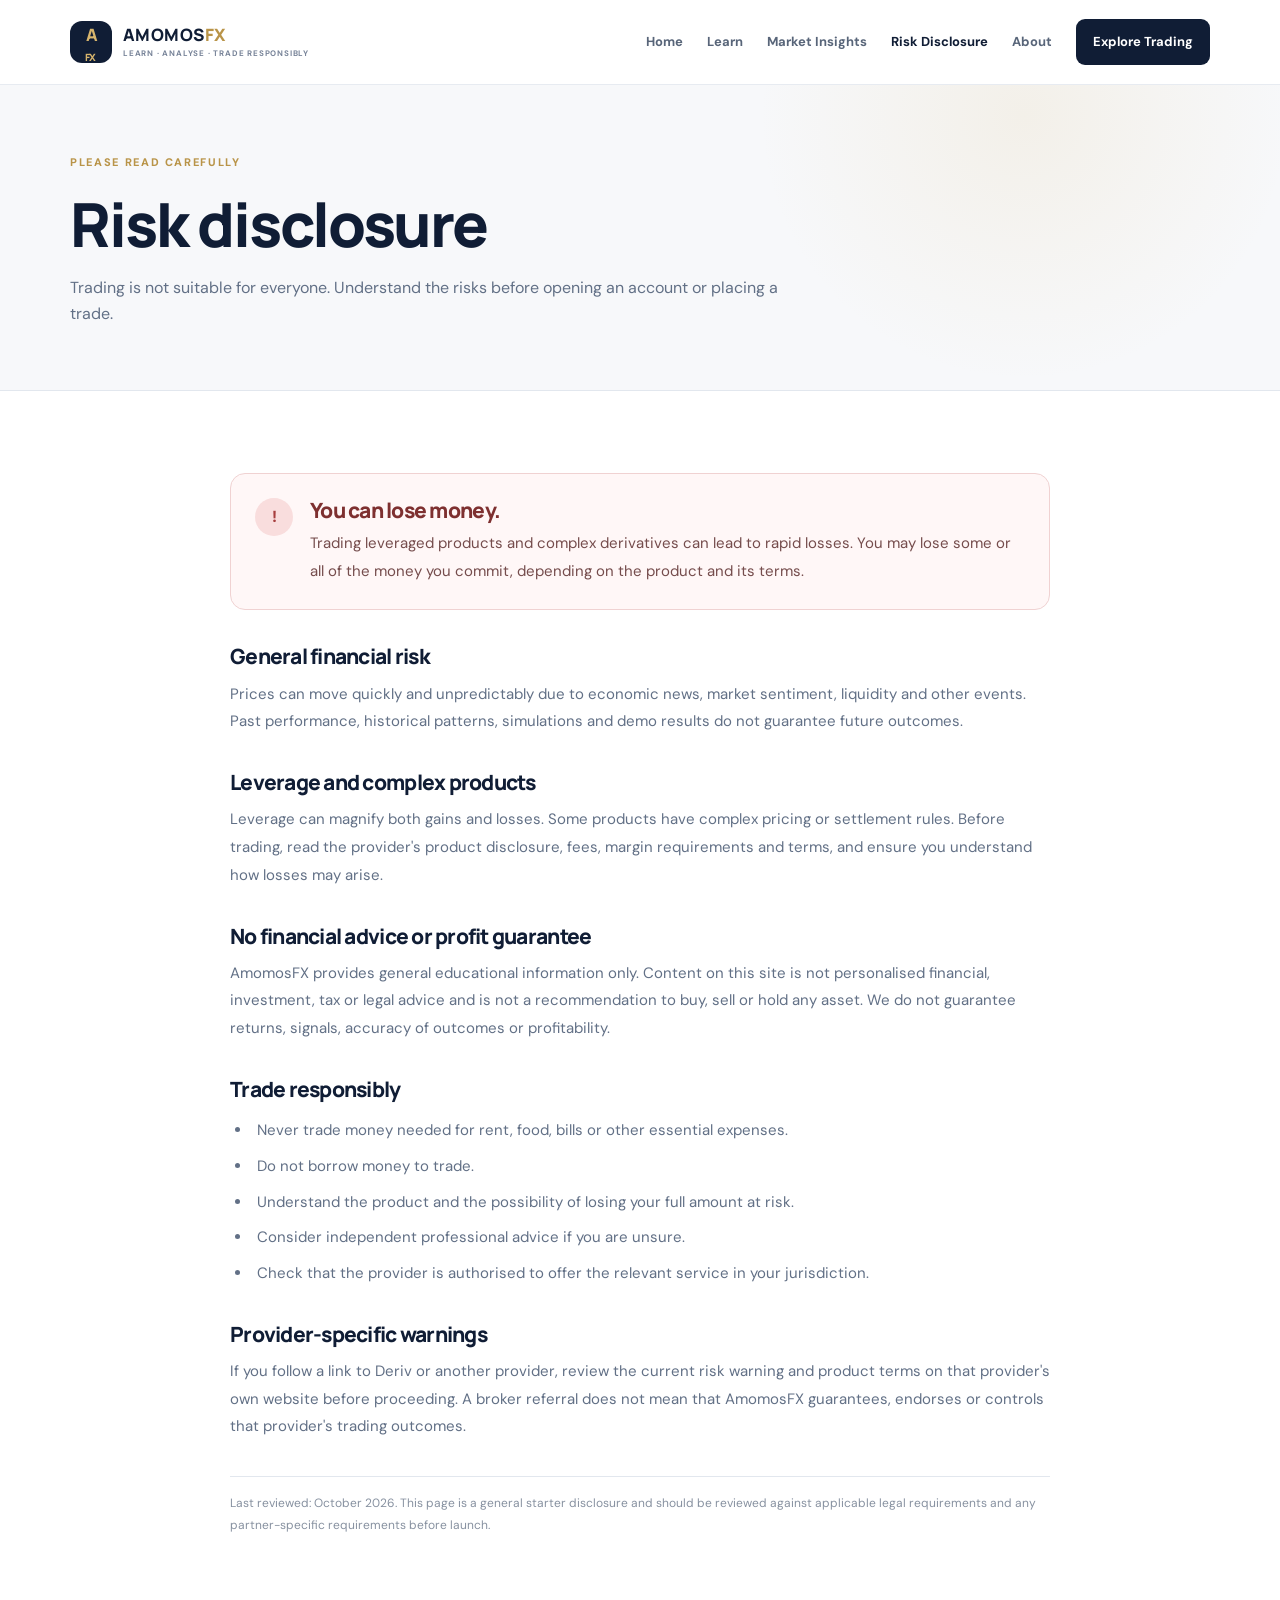
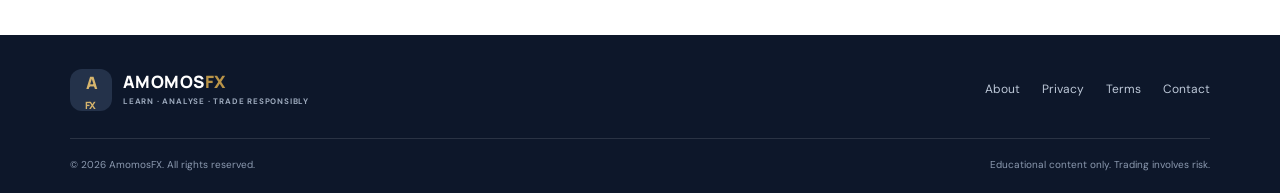
<file: risk-disclosure.html>
<!doctype html>
<html lang="en"><head><meta charset="utf-8"><meta name="viewport" content="width=device-width, initial-scale=1"><meta name="description" content="Important trading risk disclosure for visitors to AmomosFX."><title>Risk Disclosure — AmomosFX</title><link rel="icon" href="assets/favicon.svg" type="image/svg+xml"><link rel="stylesheet" href="assets/style.css"><script src="assets/site.js" defer></script></head>
<body><a class="skip-link" href="#main">Skip to content</a><header class="site-header"><div class="container nav-wrap"><a class="brand" href="index.html"><span class="brand-mark">A<span>FX</span></span><span class="brand-name">AMOMOS<span>FX</span><small>LEARN · ANALYSE · TRADE RESPONSIBLY</small></span></a><button class="menu-toggle" aria-expanded="false" aria-controls="primary-nav">Menu <span>☰</span></button><nav id="primary-nav" class="primary-nav" aria-label="Main navigation"><a href="index.html">Home</a><a href="learn.html">Learn</a><a href="insights.html">Market Insights</a><a class="active" href="risk-disclosure.html">Risk Disclosure</a><a href="about.html">About</a><a class="nav-cta" href="partner.html">Explore Trading</a></nav></div></header>
<main id="main"><section class="page-hero"><div class="container"><p class="eyebrow">PLEASE READ CAREFULLY</p><h1>Risk disclosure</h1><p>Trading is not suitable for everyone. Understand the risks before opening an account or placing a trade.</p></div></section>
<section class="section"><div class="container legal-content"><div class="warning-panel"><span class="warning-mark">!</span><div><h2>You can lose money.</h2><p>Trading leveraged products and complex derivatives can lead to rapid losses. You may lose some or all of the money you commit, depending on the product and its terms.</p></div></div>
<h2>General financial risk</h2><p>Prices can move quickly and unpredictably due to economic news, market sentiment, liquidity and other events. Past performance, historical patterns, simulations and demo results do not guarantee future outcomes.</p>
<h2>Leverage and complex products</h2><p>Leverage can magnify both gains and losses. Some products have complex pricing or settlement rules. Before trading, read the provider's product disclosure, fees, margin requirements and terms, and ensure you understand how losses may arise.</p>
<h2>No financial advice or profit guarantee</h2><p>AmomosFX provides general educational information only. Content on this site is not personalised financial, investment, tax or legal advice and is not a recommendation to buy, sell or hold any asset. We do not guarantee returns, signals, accuracy of outcomes or profitability.</p>
<h2>Trade responsibly</h2><ul><li>Never trade money needed for rent, food, bills or other essential expenses.</li><li>Do not borrow money to trade.</li><li>Understand the product and the possibility of losing your full amount at risk.</li><li>Consider independent professional advice if you are unsure.</li><li>Check that the provider is authorised to offer the relevant service in your jurisdiction.</li></ul>
<h2>Provider-specific warnings</h2><p>If you follow a link to Deriv or another provider, review the current risk warning and product terms on that provider's own website before proceeding. A broker referral does not mean that AmomosFX guarantees, endorses or controls that provider's trading outcomes.</p>
<p class="updated">Last reviewed: October 2026. This page is a general starter disclosure and should be reviewed against applicable legal requirements and any partner-specific requirements before launch.</p></div></section></main>
<footer class="site-footer"><div class="container footer-top"><a class="brand brand-footer" href="index.html"><span class="brand-mark">A<span>FX</span></span><span class="brand-name">AMOMOS<span>FX</span><small>LEARN · ANALYSE · TRADE RESPONSIBLY</small></span></a><div class="footer-links"><a href="about.html">About</a><a href="privacy.html">Privacy</a><a href="terms.html">Terms</a><a href="contact.html">Contact</a></div></div><div class="container footer-bottom"><p>© <span data-year>2026</span> AmomosFX. All rights reserved.</p><p>Educational content only. Trading involves risk.</p></div></footer></body></html>
</file>
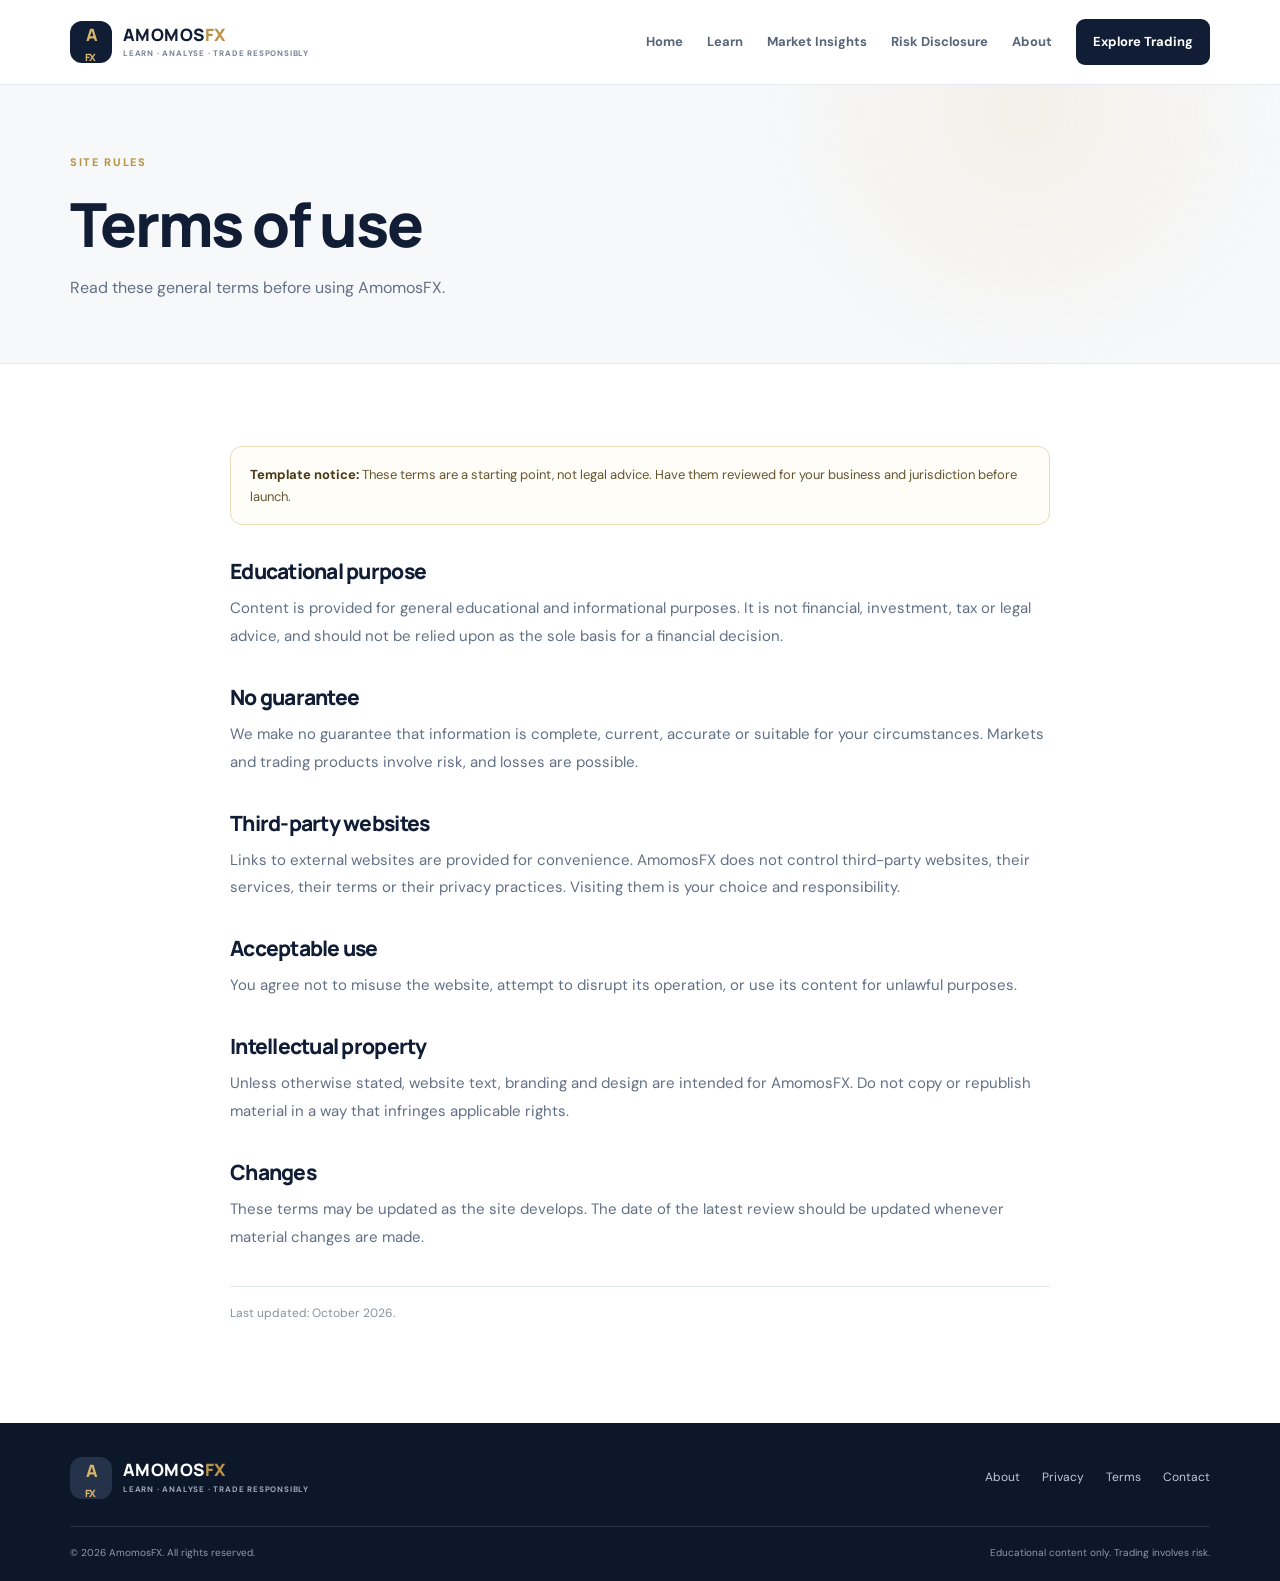
<file: terms.html>
<!doctype html>
<html lang="en"><head><meta charset="utf-8"><meta name="viewport" content="width=device-width, initial-scale=1"><meta name="description" content="Terms of use for AmomosFX."><title>Terms of Use — AmomosFX</title><link rel="icon" href="assets/favicon.svg" type="image/svg+xml"><link rel="stylesheet" href="assets/style.css"><script src="assets/site.js" defer></script></head>
<body><a class="skip-link" href="#main">Skip to content</a><header class="site-header"><div class="container nav-wrap"><a class="brand" href="index.html"><span class="brand-mark">A<span>FX</span></span><span class="brand-name">AMOMOS<span>FX</span><small>LEARN · ANALYSE · TRADE RESPONSIBLY</small></span></a><button class="menu-toggle" aria-expanded="false" aria-controls="primary-nav">Menu <span>☰</span></button><nav id="primary-nav" class="primary-nav" aria-label="Main navigation"><a href="index.html">Home</a><a href="learn.html">Learn</a><a href="insights.html">Market Insights</a><a href="risk-disclosure.html">Risk Disclosure</a><a href="about.html">About</a><a class="nav-cta" href="partner.html">Explore Trading</a></nav></div></header>
<main id="main"><section class="page-hero"><div class="container"><p class="eyebrow">SITE RULES</p><h1>Terms of use</h1><p>Read these general terms before using AmomosFX.</p></div></section><section class="section"><div class="container legal-content"><div class="notice"><strong>Template notice:</strong> These terms are a starting point, not legal advice. Have them reviewed for your business and jurisdiction before launch.</div><h2>Educational purpose</h2><p>Content is provided for general educational and informational purposes. It is not financial, investment, tax or legal advice, and should not be relied upon as the sole basis for a financial decision.</p><h2>No guarantee</h2><p>We make no guarantee that information is complete, current, accurate or suitable for your circumstances. Markets and trading products involve risk, and losses are possible.</p><h2>Third-party websites</h2><p>Links to external websites are provided for convenience. AmomosFX does not control third-party websites, their services, their terms or their privacy practices. Visiting them is your choice and responsibility.</p><h2>Acceptable use</h2><p>You agree not to misuse the website, attempt to disrupt its operation, or use its content for unlawful purposes.</p><h2>Intellectual property</h2><p>Unless otherwise stated, website text, branding and design are intended for AmomosFX. Do not copy or republish material in a way that infringes applicable rights.</p><h2>Changes</h2><p>These terms may be updated as the site develops. The date of the latest review should be updated whenever material changes are made.</p><p class="updated">Last updated: October 2026.</p></div></section></main><footer class="site-footer"><div class="container footer-top"><a class="brand brand-footer" href="index.html"><span class="brand-mark">A<span>FX</span></span><span class="brand-name">AMOMOS<span>FX</span><small>LEARN · ANALYSE · TRADE RESPONSIBLY</small></span></a><div class="footer-links"><a href="about.html">About</a><a href="privacy.html">Privacy</a><a href="terms.html">Terms</a><a href="contact.html">Contact</a></div></div><div class="container footer-bottom"><p>© <span data-year>2026</span> AmomosFX. All rights reserved.</p><p>Educational content only. Trading involves risk.</p></div></footer></body></html>
</file>
<file: assets/style.css>
@import url('https://fonts.googleapis.com/css2?family=DM+Sans:wght@400;500;600;700&family=Manrope:wght@400;500;600;700;800&display=swap');
:root{--navy:#101d35;--navy2:#172947;--gold:#d7b56d;--gold-dark:#b99448;--ink:#1a2638;--muted:#627086;--paper:#f7f8fa;--line:#e2e7ee;--white:#fff;--green:#4fd1a1;--radius:18px;--shadow:0 18px 55px rgba(16,29,53,.09)}
*{box-sizing:border-box}html{scroll-behavior:smooth}body{margin:0;background:#fff;color:var(--ink);font-family:"DM Sans",Arial,sans-serif;line-height:1.65;-webkit-font-smoothing:antialiased}h1,h2,h3{font-family:Manrope,"DM Sans",sans-serif;line-height:1.15;letter-spacing:-.035em;margin:0 0 16px}h1{font-size:clamp(2.5rem,5.4vw,4.5rem);font-weight:800}h2{font-size:clamp(1.8rem,3vw,2.65rem);font-weight:800}h3{font-size:1.25rem;font-weight:800}p{margin:0 0 16px;color:var(--muted)}a{color:inherit}button,a{-webkit-tap-highlight-color:transparent}.container{width:min(1140px,calc(100% - 40px));margin-inline:auto}.skip-link{position:absolute;left:-999px;top:8px;background:#fff;padding:10px;z-index:100}.skip-link:focus{left:8px}.site-header{position:sticky;top:0;z-index:50;background:rgba(255,255,255,.95);backdrop-filter:blur(14px);border-bottom:1px solid rgba(226,231,238,.8)}.nav-wrap{min-height:84px;display:flex;align-items:center;justify-content:space-between;gap:24px}.brand{display:flex;align-items:center;gap:11px;text-decoration:none;flex-shrink:0}.brand-mark{width:42px;height:42px;display:grid;place-items:center;border-radius:12px;background:var(--navy);color:var(--gold);font-family:Manrope,sans-serif;font-weight:800;font-size:17px;letter-spacing:-1px}.brand-mark span{font-size:10px;margin-left:-2px}.brand-name{font-family:Manrope,sans-serif;font-size:17px;font-weight:800;letter-spacing:.025em;line-height:1.1;color:var(--navy)}.brand-name>span{color:var(--gold-dark)}.brand-name small{display:block;font-family:"DM Sans",sans-serif;font-size:8px;letter-spacing:.1em;font-weight:700;color:#778398;margin-top:5px}.primary-nav{display:flex;align-items:center;gap:24px}.primary-nav a{text-decoration:none;font-size:13px;font-weight:700;color:#586579;white-space:nowrap;transition:color .2s}.primary-nav a:hover,.primary-nav a.active{color:var(--navy)}.primary-nav .nav-cta{padding:12px 17px;border-radius:9px;background:var(--navy);color:#fff}.primary-nav .nav-cta:hover{background:var(--navy2);color:var(--gold)}.menu-toggle{display:none;border:1px solid var(--line);border-radius:10px;padding:10px 13px;background:#fff;color:var(--navy);font-weight:700}
.hero{background:radial-gradient(circle at 85% 15%,rgba(215,181,109,.13),transparent 28%),linear-gradient(130deg,#f8fafc,#fff 58%);padding:86px 0 78px;overflow:hidden}.hero-grid{display:grid;grid-template-columns:1.03fr .97fr;gap:55px;align-items:center}.eyebrow{font-size:11px;letter-spacing:.15em;font-weight:800;color:var(--gold-dark);margin:0 0 18px}.eyebrow-dot,.live-dot{display:inline-block;width:7px;height:7px;background:var(--green);border-radius:50%;margin-right:7px}.hero h1{color:var(--navy);max-width:620px}.hero h1 span{color:var(--gold-dark)}.hero-lead{font-size:17px;line-height:1.8;max-width:560px;margin:22px 0 28px}.hero-actions{display:flex;gap:12px;flex-wrap:wrap}.button{display:inline-flex;align-items:center;justify-content:center;gap:13px;padding:14px 20px;border-radius:10px;font-size:13px;font-weight:800;text-decoration:none;transition:transform .2s,background .2s;border:1px solid transparent}.button:hover{transform:translateY(-2px)}.button-gold{background:var(--gold);color:var(--navy)}.button-gold:hover{background:#e5c782}.button-outline{border-color:#d6dce5;color:var(--navy);background:#fff}.button-light{background:#fff;color:var(--navy)}.button-disabled{background:#e7eaf0;color:#7d8797;cursor:not-allowed;pointer-events:none}.micro-note{font-size:11px;margin-top:20px;color:#7b8798}.hero-art{background:linear-gradient(145deg,#172947,#0c172b);color:#fff;border-radius:22px;padding:26px 26px 20px;box-shadow:0 28px 65px rgba(16,29,53,.2);min-width:0;position:relative;overflow:hidden}.hero-art:after{content:"";position:absolute;width:240px;height:240px;border:1px solid rgba(215,181,109,.14);border-radius:50%;right:-100px;top:-120px;box-shadow:0 0 0 28px rgba(215,181,109,.025),0 0 0 58px rgba(215,181,109,.02);pointer-events:none}.chart-top,.chart-bottom{display:flex;justify-content:space-between;gap:10px;align-items:center;font-size:9px;letter-spacing:.08em;color:#c0cadd;font-weight:700}.chart-tag{border:1px solid rgba(255,255,255,.15);padding:5px 8px;border-radius:5px}.chart-number{font-family:Manrope,sans-serif;font-weight:800;font-size:clamp(18px,2vw,24px);margin-top:28px;letter-spacing:-.04em}.chart-sub{font-size:11px;color:#98a8c0;margin-top:4px}.chart-svg{width:100%;height:auto;margin:14px 0 8px;overflow:visible}.grid-lines path{stroke:rgba(255,255,255,.09);stroke-width:1}.candle path{stroke-width:2;stroke:var(--green)}.candle rect{fill:var(--green)}.candle.down path{stroke:#e77f7f}.candle.down rect{fill:#e77f7f}.trend-line{fill:none;stroke:var(--gold);stroke-width:2.5;stroke-dasharray:5 5;opacity:.8}.chart-bottom{border-top:1px solid rgba(255,255,255,.1);padding-top:16px;letter-spacing:0;font-size:10px}.chart-bottom b{color:var(--gold);margin-right:5px}
.trust-strip{border-block:1px solid var(--line);background:#fff}.trust-grid{display:grid;grid-template-columns:repeat(3,1fr);padding:24px 0;gap:20px}.trust-grid>div{display:flex;align-items:center;gap:13px}.trust-icon{width:38px;height:38px;display:grid;place-items:center;border-radius:10px;background:#f4f0e7;color:var(--gold-dark);font-size:12px;font-weight:800}.trust-grid b,.trust-grid small{display:block}.trust-grid b{font-size:13px;color:var(--navy)}.trust-grid small{font-size:11px;color:#8490a1;margin-top:2px}.section{padding:82px 0}.section-small{padding:25px 0 76px}.section-heading{display:flex;justify-content:space-between;align-items:end;gap:50px;margin-bottom:32px}.section-heading>div{max-width:610px}.section-heading h2{margin-bottom:0;color:var(--navy)}.section-heading>p{max-width:380px;font-size:14px;margin:0 0 3px}.card-grid{display:grid;grid-template-columns:repeat(3,1fr);gap:20px}.feature-card{display:flex;flex-direction:column;align-items:flex-start;min-height:260px;border:1px solid var(--line);border-radius:var(--radius);padding:26px;background:#fff;text-decoration:none;transition:transform .22s,box-shadow .22s,border-color .22s}.feature-card:hover{transform:translateY(-4px);box-shadow:var(--shadow);border-color:#d4c19b}.card-icon{width:43px;height:43px;display:grid;place-items:center;border-radius:12px;background:#f6f1e7;color:var(--gold-dark);font-size:23px;margin-bottom:25px}.card-kicker{font-size:10px;letter-spacing:.13em;font-weight:800;color:var(--gold-dark);margin:0 0 9px}.feature-card h3{color:var(--navy);margin-bottom:10px}.feature-card p{font-size:13px;line-height:1.75}.card-link{margin-top:auto;padding-top:12px;color:var(--navy);font-size:12px;font-weight:800}.card-link b{color:var(--gold-dark);padding-left:5px}.partner-banner{background:var(--navy);padding:55px 0;color:#fff}.partner-inner{display:flex;align-items:center;justify-content:space-between;gap:35px}.partner-inner>div{max-width:700px}.partner-inner h2{font-size:clamp(1.7rem,3vw,2.35rem);color:#fff}.partner-inner p:not(.eyebrow){color:#bdc8d8;max-width:680px;font-size:14px;margin-bottom:0}.partner-inner .eyebrow{color:var(--gold)}.disclaimer-card{display:flex;gap:18px;padding:25px;border:1px solid #eadcb9;background:#fffdf8;border-radius:14px}.disclaimer-symbol{display:grid;place-items:center;flex-shrink:0;width:34px;height:34px;border-radius:50%;background:#f1e5c8;color:#8b6822;font-weight:800}.disclaimer-card h3{font-size:16px;color:var(--navy);margin-bottom:8px}.disclaimer-card p{font-size:13px;margin-bottom:8px}.text-link{font-size:12px;font-weight:800;color:var(--navy);text-decoration:none}.text-link:hover{text-decoration:underline}
.page-hero{padding:68px 0 62px;background:radial-gradient(circle at 80% 10%,rgba(215,181,109,.12),transparent 25%),#f7f8fa;border-bottom:1px solid var(--line)}.page-hero h1{font-size:clamp(2.4rem,5vw,3.8rem);color:var(--navy);max-width:820px}.page-hero p:not(.eyebrow){font-size:16px;max-width:720px;margin:0}.lesson-list{display:grid;gap:15px}.lesson{display:grid;grid-template-columns:58px 1fr;gap:22px;padding:25px;border:1px solid var(--line);border-radius:15px;background:#fff}.lesson-num{width:48px;height:48px;display:grid;place-items:center;border-radius:12px;background:var(--navy);color:var(--gold);font-family:Manrope,sans-serif;font-weight:800}.lesson h3{color:var(--navy);margin-bottom:8px}.lesson p:last-child{margin-bottom:0;font-size:14px}.callout{margin-top:36px;padding:32px;border-radius:18px;background:#f7f8fa;border:1px solid var(--line)}.callout h3{color:var(--navy);font-size:22px}.callout p{max-width:700px}.callout .button{margin-top:4px}.notice{border:1px solid #eadcb9;background:#fffdf8;padding:17px 19px;border-radius:12px;color:#66552f;font-size:13px;margin-bottom:28px}.notice strong{color:#493914}.insights-grid{align-items:stretch}.insights-grid .feature-card{min-height:320px}.article-note{border-top:1px solid var(--line);padding-top:13px;margin-top:auto;font-size:12px!important;color:#8a6c2c!important}.legal-content{max-width:820px}.legal-content h2{font-size:21px;color:var(--navy);margin:34px 0 12px}.legal-content h2:first-child{margin-top:0}.legal-content p,.legal-content li{font-size:15px;line-height:1.85}.legal-content ul{padding-left:22px;color:var(--muted)}.legal-content li{padding-left:5px;margin-bottom:8px}.legal-content a{color:var(--gold-dark)}.warning-panel{display:flex;gap:17px;padding:24px;border:1px solid #f0d2d2;background:#fff7f7;border-radius:15px;margin-bottom:30px}.warning-mark{flex-shrink:0;width:38px;height:38px;border-radius:50%;display:grid;place-items:center;background:#f9dddd;color:#a73e3e;font-weight:800}.warning-panel h2{margin:0 0 8px!important;color:#7e3030}.warning-panel p{margin:0;color:#754c4c}.updated{font-size:12px!important;color:#8791a0!important;margin-top:35px;padding-top:15px;border-top:1px solid var(--line)}.partner-page-grid{display:grid;grid-template-columns:1.4fr .8fr;gap:45px;align-items:start}.partner-side{padding:26px;border:1px solid var(--line);border-radius:17px;background:#fbfcfd}.partner-side .card-icon{margin-bottom:17px}.partner-side h3{color:var(--navy)}.partner-side .button{width:100%;text-align:center}.contact-panel{max-width:620px;margin:0 auto;text-align:center;padding:45px 30px;border:1px solid var(--line);border-radius:20px;box-shadow:var(--shadow)}.contact-panel .card-icon{margin-inline:auto}.contact-panel h2{color:var(--navy)}.email-placeholder{font-weight:800;color:var(--navy);padding:12px;background:#f7f8fa;border-radius:9px}.contact-panel .button{margin-top:12px}
.site-footer{background:#0d172a;color:#fff;padding:34px 0 20px}.footer-top{display:flex;align-items:center;justify-content:space-between;gap:25px;padding-bottom:27px;border-bottom:1px solid rgba(255,255,255,.12)}.brand-footer .brand-mark{background:#24324a}.brand-footer .brand-name{color:#fff}.brand-footer .brand-name small{color:#9ca9bc}.footer-links{display:flex;gap:22px;flex-wrap:wrap}.footer-links a{font-size:12px;color:#bdc8d8;text-decoration:none}.footer-links a:hover{color:var(--gold)}.footer-bottom{display:flex;justify-content:space-between;gap:15px;padding-top:18px}.footer-bottom p{font-size:10px;color:#8c9ab0;margin:0}
@media(max-width:980px){.primary-nav{gap:14px}.primary-nav a{font-size:12px}.hero-grid{gap:32px}.hero{padding:65px 0}.hero-art{padding:22px}.chart-bottom{font-size:8px}.partner-page-grid{gap:28px}}
@media(max-width:780px){.nav-wrap{min-height:72px}.menu-toggle{display:block}.primary-nav{display:none;position:absolute;top:71px;left:0;right:0;padding:16px 22px 22px;background:#fff;border-bottom:1px solid var(--line);box-shadow:0 16px 24px rgba(16,29,53,.08);align-items:stretch;gap:3px}.primary-nav.is-open{display:flex;flex-direction:column}.primary-nav a{padding:11px 10px;font-size:14px}.primary-nav .nav-cta{text-align:center;margin-top:7px}.hero-grid{grid-template-columns:1fr}.hero{padding:56px 0 52px}.hero-art{max-width:620px;width:100%;margin-inline:auto}.hero h1{max-width:650px}.trust-grid{grid-template-columns:1fr;gap:16px}.trust-grid>div{padding-bottom:13px;border-bottom:1px solid #edf0f4}.trust-grid>div:last-child{padding-bottom:0;border:0}.section{padding:60px 0}.section-heading{display:block}.section-heading>p{margin-top:18px}.card-grid{grid-template-columns:1fr}.feature-card{min-height:unset}.partner-inner{align-items:flex-start;flex-direction:column}.partner-page-grid{grid-template-columns:1fr}.footer-top,.footer-bottom{align-items:flex-start;flex-direction:column}.footer-links{gap:17px}.page-hero{padding:52px 0}.lesson{grid-template-columns:45px 1fr;gap:15px;padding:19px}.lesson-num{width:42px;height:42px}.insights-grid .feature-card{min-height:unset}.article-note{margin-top:10px}.contact-panel{padding:32px 20px}}
@media(max-width:420px){.container{width:min(100% - 28px,1140px)}.brand-mark{width:37px;height:37px}.brand-name{font-size:15px}.brand-name small{font-size:7px}.hero-actions .button{width:100%}.chart-bottom{gap:5px;font-size:7px}.chart-number{font-size:18px}.hero-art{padding:18px}.lesson{grid-template-columns:1fr}.lesson-num{margin-bottom:3px}.disclaimer-card{padding:19px}.footer-links{gap:13px}}
@media(prefers-reduced-motion:reduce){html{scroll-behavior:auto}*,*::before,*::after{transition:none!important}}
</file>
